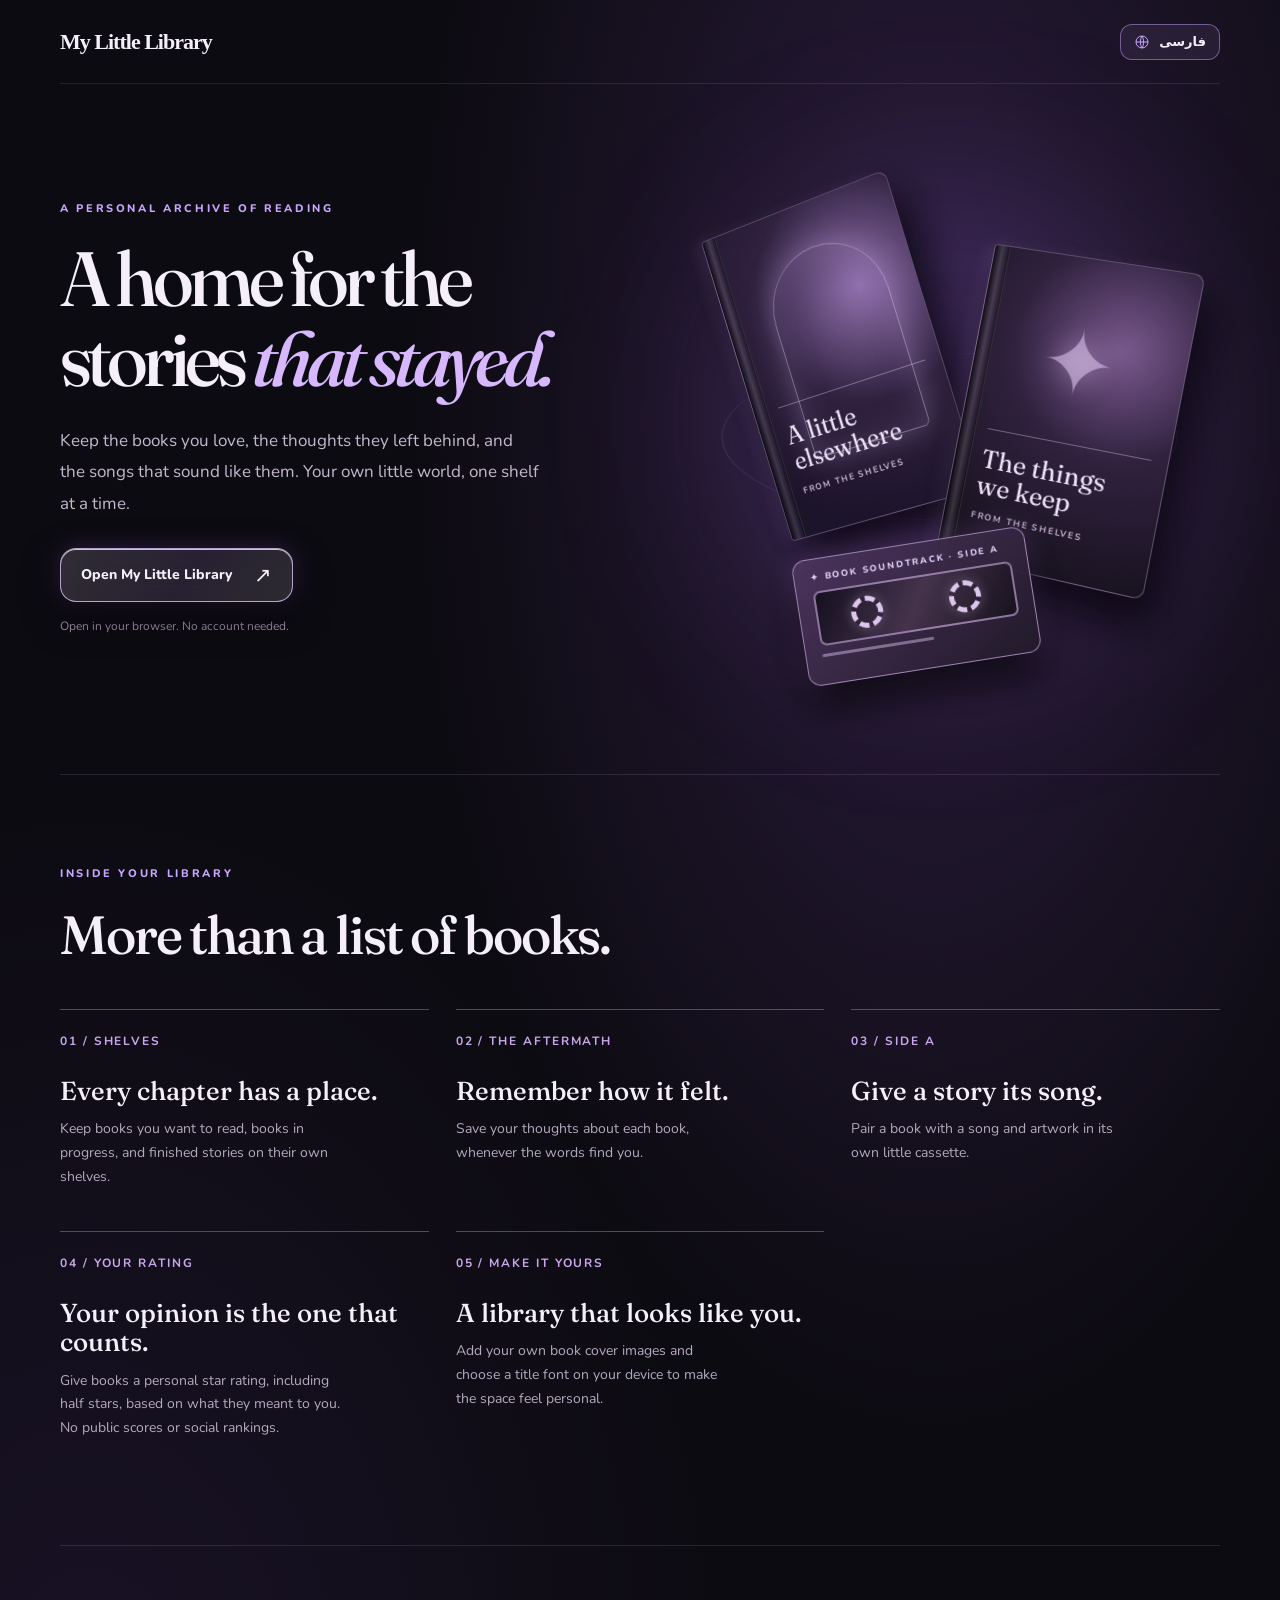
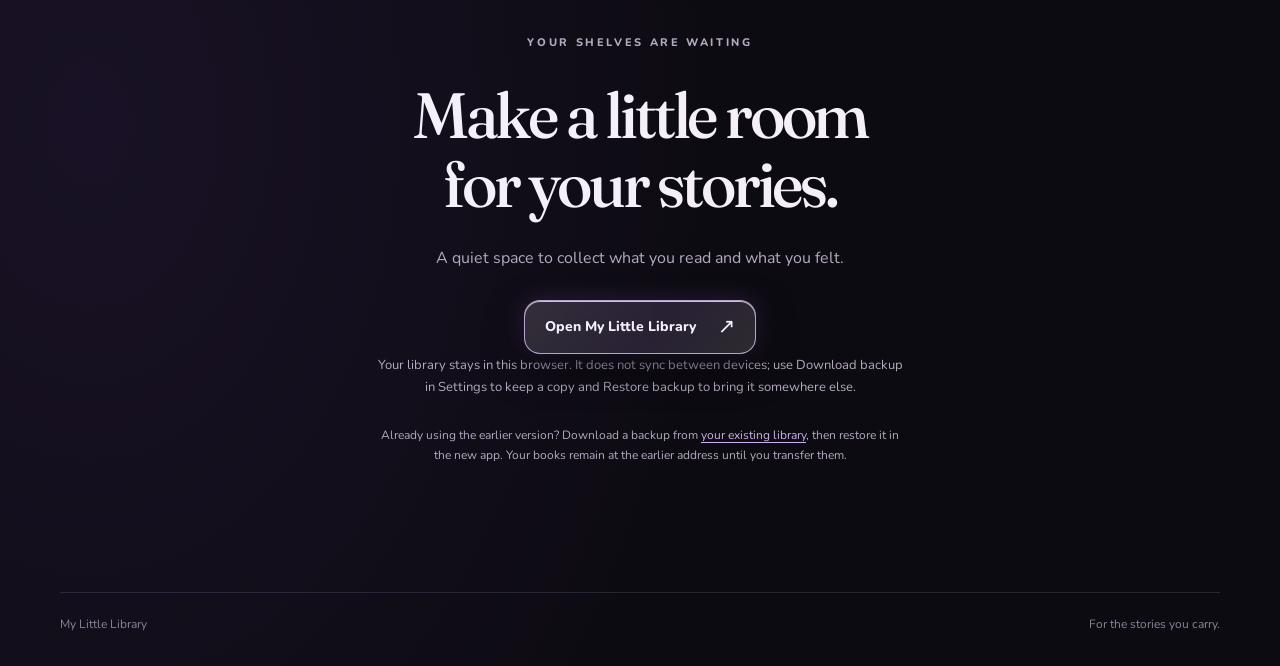
<file: index.html>
<!doctype html>
<html lang="en">
<head>
<meta charset="utf-8">
<meta name="viewport" content="width=device-width,initial-scale=1,viewport-fit=cover">
<meta name="theme-color" content="#0d0b12">
<meta name="description" content="A personal little library for the books you've read, the songs they sound like, and everything they made you feel.">
<meta property="og:type" content="website">
<meta property="og:title" content="My Little Library — A home for the stories that stayed">
<meta property="og:description" content="Keep your books, notes, and their soundtracks together in your own private little library.">
<title>My Little Library — A home for the stories that stayed</title>
<link rel="icon" href="./app/icon-192.png" type="image/png">
<link rel="preconnect" href="https://fonts.googleapis.com">
<link rel="preconnect" href="https://fonts.gstatic.com" crossorigin>
<link href="https://fonts.googleapis.com/css2?family=Fraunces:SOFT,WONK,opsz,wght@60,1,9..144,400..700&amp;family=Nunito:wght@400..700&amp;family=Vazirmatn:wght@400;500;700;800&amp;display=swap" rel="stylesheet">
<style>
:root{color-scheme:dark;--bg:#0d0b12;--text:#f4eff8;--muted:#b4a9bf;--violet:#c9a7ff;--line:#6a507f}
*{box-sizing:border-box}
html{scroll-behavior:smooth}
body{margin:0;color:var(--text);background:radial-gradient(ellipse at 73% 17%,#2a1c3c 0,transparent 39%),radial-gradient(ellipse at 7% 76%,#191226 0,transparent 37%),var(--bg);font:16px/1.6 Nunito,system-ui,sans-serif;overflow-x:hidden}
a{color:inherit}
.page{width:min(1160px,100% - 44px);margin:auto}
.topbar{height:84px;display:flex;align-items:center;justify-content:space-between;border-bottom:1px solid #b79bd325}
.brand{font:700 22px Georgia,serif;text-decoration:none;letter-spacing:-.045em;white-space:nowrap}
.lang-switch{display:inline-flex;align-items:center;gap:9px;padding:8px 13px;border:1px solid #c9a7ff77;border-radius:12px;background:#c9a7ff16;color:var(--text);font:700 13px Nunito,system-ui,sans-serif;cursor:pointer;backdrop-filter:blur(12px);-webkit-backdrop-filter:blur(12px);transition:background .2s,border-color .2s}.lang-switch:hover{background:#c9a7ff30;border-color:#ddc1ffb0}.lang-switch:focus-visible{outline:2px solid var(--violet);outline-offset:3px}.lang-switch svg{width:16px;height:16px;color:var(--violet)}
.hero{min-height:690px;display:grid;grid-template-columns:minmax(0,1fr) minmax(0,.9fr);align-items:center;gap:40px;padding:54px 0 76px}.hero>*{min-width:0}
.eyebrow{margin:0 0 22px;color:var(--violet);font-size:11px;letter-spacing:.24em;text-transform:uppercase;font-weight:800}
h1,h2,h3,p{margin-top:0}
h1{max-width:700px;font:500 clamp(48px,6vw,91px)/1.04 Fraunces,Georgia,serif;letter-spacing:-.065em;margin-bottom:26px}
h1 em{font-weight:500;color:#d7b8ff}
.lead{max-width:480px;font-size:17px;line-height:1.85;color:#c3b8cd;margin-bottom:29px}
.cta{display:inline-flex;align-items:center;justify-content:center;gap:22px;min-height:54px;padding:12px 20px;border:1px solid #e2c9ffc2;border-radius:16px;background:linear-gradient(125deg,#faf3ff26,#cba9fa24 55%,#fff2);box-shadow:inset 0 1px 0 #fffb,0 14px 37px #0008,0 0 25px #ae78ee35;text-decoration:none;font-size:14px;font-weight:800;backdrop-filter:blur(12px);-webkit-backdrop-filter:blur(12px);transition:transform .25s,box-shadow .25s}
.cta:hover{transform:translateY(-3px);box-shadow:inset 0 1px 0 #fffb,0 18px 40px #0009,0 0 33px #ae78ee7a}.cta:focus-visible,.toplink:focus-visible,.brand:focus-visible{outline:2px solid var(--violet);outline-offset:5px}
.cta span{font-size:21px;font-weight:400;line-height:1}
.free-note{color:#9d91a9;font-size:12px;margin:15px 0 0}
.scene{position:relative;width:100%;max-width:520px;height:560px;isolation:isolate;display:grid;place-items:center;perspective:950px}
.scene:before{content:"";position:absolute;width:450px;height:450px;border-radius:50%;background:#9d60dc35;filter:blur(90px);z-index:-1}
.orbit{position:absolute;width:445px;height:445px;border:1px solid #c9a7ff22;border-radius:50%;transform:rotateX(69deg) rotate(-19deg)}
.book{position:absolute;width:212px;height:323px;border-radius:4px 10px 10px 4px;box-shadow:12px 25px 43px #05020ace,-9px 0 16px #c4a1ea1c;overflow:hidden;transform-style:preserve-3d}
.book:after{content:"";position:absolute;inset:0 auto 0 0;width:15px;background:linear-gradient(90deg,#0009,#fff2,#0004);border-right:1px solid #ffffff22}
.book.back{left:8%;top:11%;transform:rotate(-17deg) rotateY(-17deg);background:radial-gradient(circle at 72% 30%,#9171ae,#30213f 42%,#1c142b 85%);border:1px solid #bea6db55}
.book.back:before{content:"";position:absolute;left:52px;right:30px;top:44px;height:202px;border:1px solid #dac6e77a;border-radius:90px 90px 8px 8px;box-shadow:0 0 30px #bda2d856,inset 0 0 34px #c6a1dc38}
.book.front{right:7%;top:21%;transform:rotate(11deg) rotateY(-13deg);background:radial-gradient(circle at 70% 27%,#79598d,#30213e 40%,#17121e 90%);border:1px solid #ddc5f655}
.book.front:before{content:"✦";position:absolute;top:62px;left:0;width:100%;text-align:center;font:90px/1 Georgia,serif;color:#e4cef58a;text-shadow:0 0 28px #e7c8fa6b}
.book-label{position:absolute;bottom:40px;left:28px;right:16px;border-top:1px solid #f2dbff5c;padding-top:17px;font:400 26px/1.06 Fraunces,Georgia,serif;color:#eee1f7}
.book-label small{display:block;margin-top:10px;font:700 9px Nunito,sans-serif;letter-spacing:.19em;text-transform:uppercase;color:#c9b9d2}
.cassette{position:absolute;width:235px;height:127px;left:21%;bottom:5%;transform:rotate(-9deg);background:linear-gradient(145deg,#4d355eec,#211929f5);border:1px solid #ddbbf69e;border-radius:13px;box-shadow:0 20px 40px #000c,0 0 28px #ad7ed64b;padding:12px 16px}
.cassette small{display:block;font:800 9px Nunito,sans-serif;letter-spacing:.2em;text-transform:uppercase;color:#e5cffa}
.window{height:55px;border:2px solid #c5a4dcaa;border-radius:7px;background:linear-gradient(120deg,#151020,#45334c 50%,#17121d);margin:8px 0;display:flex;align-items:center;justify-content:space-around}
.reel{width:32px;height:32px;border:5px dashed #ddc5ee;border-radius:50%;box-shadow:0 0 12px #ddc5ee44}
.cassette-line{height:3px;width:56%;border-radius:4px;background:#dec3ed75}
.section{border-top:1px solid #b79bd32a;padding:90px 0}
.section h2{font:500 clamp(34px,4.2vw,58px)/1.12 Fraunces,Georgia,serif;letter-spacing:-.04em;margin-bottom:44px}
.features{display:grid;grid-template-columns:repeat(3,minmax(0,1fr));gap:27px}
.feature{min-height:190px;border-top:1px solid #ba9bda66;padding:22px 16px 15px 0}
.feature b{display:block;color:#caa8ee;font-size:12px;letter-spacing:.16em;margin-bottom:26px}
.feature h3{font:500 26px/1.13 Fraunces,Georgia,serif;margin:0 0 11px}
.feature p{color:var(--muted);font-size:14px;line-height:1.7;margin:0;max-width:280px}
.closing{padding:88px 0 98px;text-align:center;border-top:1px solid #b79bd32a}
.closing h2{font:500 clamp(38px,5vw,68px)/1.09 Fraunces,Georgia,serif;letter-spacing:-.05em;margin-bottom:27px}
.closing>p{color:var(--muted);max-width:530px;margin:0 auto 28px}
.privacy{font-size:13px;color:#a99cb4;margin:28px auto 0;max-width:580px;line-height:1.7}
.migration{font-size:12px;color:#9589a0;margin:18px auto 0;max-width:620px;line-height:1.65}.migration a{color:#ccb1ec;text-underline-offset:3px}
footer{display:flex;justify-content:space-between;gap:16px;border-top:1px solid #b79bd32a;padding:22px 0 32px;color:#8e829a;font-size:12px}
html[lang=fa] body{font-family:Vazirmatn,Tahoma,sans-serif}html[lang=fa] :is(h1,h2,h3,.book-label){font-family:Vazirmatn,Tahoma,sans-serif;letter-spacing:0}html[lang=fa] .eyebrow,html[lang=fa] .feature b{letter-spacing:0}html[lang=fa] .hero{direction:ltr}html[lang=fa] .hero-copy{direction:rtl;text-align:right}html[lang=fa] .hero h1{line-height:1.33;font-weight:500}html[lang=fa] .hero h1 em{font-style:normal}html[lang=fa] .section h2,html[lang=fa] .closing h2{line-height:1.45}html[lang=fa] .feature h3{line-height:1.5}html[lang=fa] .feature p{max-width:330px}html[lang=fa] .scene{direction:ltr}html[lang=fa] .book-label{font-size:20px;line-height:1.5}html[lang=fa] .book-label small{font-family:Vazirmatn,Tahoma,sans-serif;letter-spacing:0}html[lang=fa] .cassette small{letter-spacing:0;font-family:Vazirmatn,Tahoma,sans-serif}html[lang=fa] footer{direction:ltr}
@media(max-width:900px) and (min-width:781px){.hero{grid-template-columns:minmax(0,1fr) minmax(0,.8fr);gap:20px}.scene{overflow:hidden}}
@media(max-width:780px){.page{width:calc(100% - 34px);max-width:520px}.topbar{height:68px}.brand{font-size:19px}.hero{min-height:0;grid-template-columns:minmax(0,1fr);gap:4px;padding:65px 0 41px}.hero-copy{text-align:left}h1{font-size:clamp(43px,9.5vw,68px)}.lead{font-size:15px;line-height:1.75}.scene{width:100%;max-width:100%;height:390px;margin:24px 0 0;overflow:hidden;transform:none;perspective:none}.scene:before{width:90%;height:90%;filter:blur(55px)}.orbit{width:90%;height:90%}.book{width:44%;height:270px}.book.back{left:8%;top:7%}.book.front{right:8%;top:17%}.book.back:before{left:18%;right:15%;top:15%;height:60%}.book.front:before{top:20%;font-size:70px}.book-label{left:15%;right:9%;bottom:11%;padding-top:12px;font-size:clamp(16px,5vw,24px)}.book-label small{font-size:8px;letter-spacing:.08em}.cassette{width:56%;height:108px;left:22%;bottom:2%;padding:9px 11px}.cassette small{font-size:8px;letter-spacing:.08em}.window{height:46px;margin:6px 0}.reel{width:27px;height:27px;border-width:4px}.section{padding:63px 0}.section h2{margin-bottom:20px}.features{grid-template-columns:minmax(0,1fr);gap:0}.feature{min-height:0;padding:19px 0 23px}.feature b{margin-bottom:12px}.feature h3{font-size:24px}.closing{padding:68px 0 76px}html[lang=fa] h1{font-size:clamp(38px,8.7vw,58px)}html[lang=fa] .book-label{font-size:clamp(14px,4.2vw,19px)}}
@media(max-width:390px){.scene{height:340px}.book{height:235px}.cassette{height:103px}.brand{font-size:17px}.lang-switch{padding:7px 9px}.cta{max-width:100%;gap:10px;padding-inline:14px}html[lang=fa] .cta{font-size:12px}}
@media(prefers-reduced-motion:reduce){html{scroll-behavior:auto}.cta{transition:none}}
</style>
</head>
<body>
<div class="page">
<header class="topbar" dir="ltr"><a class="brand" href="./">My Little Library</a><button id="languageSwitch" class="lang-switch" type="button" aria-label="Switch to Persian" aria-pressed="false"><svg viewBox="0 0 24 24" fill="none" aria-hidden="true"><circle cx="12" cy="12" r="9" stroke="currentColor" stroke-width="1.5"/><path d="M3 12h18M12 3c3 3 3 15 0 18M12 3c-3 3-3 15 0 18" stroke="currentColor" stroke-width="1.5"/></svg><span>فارسی</span></button></header>
<main>
 <section class="hero" aria-labelledby="hero-title">
  <div class="hero-copy"><p class="eyebrow">A personal archive of reading</p><h1 id="hero-title">A home for the stories <em>that stayed.</em></h1><p class="lead">Keep the books you love, the thoughts they left behind, and the songs that sound like them. Your own little world, one shelf at a time.</p><a class="cta" href="./app/">Open My Little Library <span aria-hidden="true">↗</span></a><p class="free-note">Open in your browser. No account needed.</p></div>
  <div class="scene" aria-hidden="true"><div class="orbit"></div><div class="book back"><div class="book-label">A little<br>elsewhere<small>From the shelves</small></div></div><div class="book front"><div class="book-label">The things<br>we keep<small>From the shelves</small></div></div><div class="cassette"><small>✦ Book soundtrack · Side A</small><div class="window"><span class="reel"></span><span class="reel"></span></div><div class="cassette-line"></div></div></div>
 </section>
 <section class="section" aria-labelledby="inside-title"><p class="eyebrow">Inside your library</p><h2 id="inside-title">More than a list of books.</h2><div class="features"><article class="feature"><b>01 / SHELVES</b><h3>Every chapter has a place.</h3><p>Keep books you want to read, books in progress, and finished stories on their own shelves.</p></article><article class="feature"><b>02 / THE AFTERMATH</b><h3>Remember how it felt.</h3><p>Save your thoughts about each book, whenever the words find you.</p></article><article class="feature"><b>03 / SIDE A</b><h3>Give a story its song.</h3><p>Pair a book with a song and artwork in its own little cassette.</p></article><article class="feature"><b>04 / YOUR RATING</b><h3>Your opinion is the one that counts.</h3><p>Give books a personal star rating, including half stars, based on what they meant to you. No public scores or social rankings.</p></article><article class="feature"><b>05 / MAKE IT YOURS</b><h3>A library that looks like you.</h3><p>Add your own book cover images and choose a title font on your device to make the space feel personal.</p></article></div></section>
 <section class="closing" aria-labelledby="closing-title"><p class="eyebrow">Your shelves are waiting</p><h2 id="closing-title">Make a little room<br>for your stories.</h2><p>A quiet space to collect what you read and what you felt.</p><a class="cta" href="./app/">Open My Little Library <span aria-hidden="true">↗</span></a><p class="privacy">Your library stays in this browser. It does not sync between devices; use Download backup in Settings to keep a copy and Restore backup to bring it somewhere else.</p><p class="migration">Already using the earlier version? Download a backup from <a href="https://my-little-library-ola.olagutkowskiphd.chatgpt.site/">your existing library</a>, then restore it in the new app. Your books remain at the earlier address until you transfer them.</p></section>
</main>
<footer><span>My Little Library</span><span>For the stories you carry.</span></footer>
</div>
<script>
const translations={
 en:{title:"My Little Library — A home for the stories that stayed",description:"A personal little library for the books you've read, the songs they sound like, and everything they made you feel.",eyebrowHero:"A personal archive of reading",heroTitle:"A home for the stories <em>that stayed.</em>",lead:"Keep the books you love, the thoughts they left behind, and the songs that sound like them. Your own little world, one shelf at a time.",cta:"Open My Little Library",freeNote:"Open in your browser. No account needed.",bookBack:"A little<br>elsewhere<small>From the shelves</small>",bookFront:"The things<br>we keep<small>From the shelves</small>",cassette:"✦ Book soundtrack · Side A",eyebrowInside:"Inside your library",insideTitle:"More than a list of books.",feature1Label:"01 / SHELVES",feature1Title:"Every chapter has a place.",feature1Text:"Keep books you want to read, books in progress, and finished stories on their own shelves.",feature2Label:"02 / THE AFTERMATH",feature2Title:"Remember how it felt.",feature2Text:"Save your thoughts about each book, whenever the words find you.",feature3Label:"03 / SIDE A",feature3Title:"Give a story its song.",feature3Text:"Pair a book with a song and artwork in its own little cassette.",feature4Label:"04 / YOUR RATING",feature4Title:"Your opinion is the one that counts.",feature4Text:"Give books a personal star rating, including half stars, based on what they meant to you. No public scores or social rankings.",feature5Label:"05 / MAKE IT YOURS",feature5Title:"A library that looks like you.",feature5Text:"Add your own book cover images and choose a title font on your device to make the space feel personal.",eyebrowClosing:"Your shelves are waiting",closingTitle:"Make a little room<br>for your stories.",closingText:"A quiet space to collect what you read and what you felt.",privacy:"Your library stays in this browser. It does not sync between devices; use Download backup in Settings to keep a copy and Restore backup to bring it somewhere else.",migration:"Already using the earlier version? Download a backup from <a href=\"https://my-little-library-ola.olagutkowskiphd.chatgpt.site/\">your existing library</a>, then restore it in the new app. Your books remain at the earlier address until you transfer them.",footer:"For the stories you carry."},
 fa:{title:"کتابخانهٔ کوچک من | جایی برای داستان‌هایی که می‌مانند",description:"کتاب‌ها، یادداشت‌ها و آهنگ‌هایی را که یادآورشان هستند در کتابخانهٔ شخصی‌ات کنار هم نگه دار.",eyebrowHero:"آرشیو شخصیِ خواندن",heroTitle:"خانه‌ای برای داستان‌هایی <em>که با تو می‌مانند.</em>",lead:"کتاب‌هایی که دوستشان داری، حرف‌هایی که بعد از خواندنشان در دلت مانده و آهنگ‌هایی که یادشان می‌اندازند؛ همه را در دنیای کوچک خودت کنار هم نگه دار.",cta:"ورود به کتابخانهٔ کوچک من",freeNote:"در مرورگر باز می‌شود؛ نیازی به ساخت حساب نیست.",bookBack:"کمی دورتر<small>از میان قفسه‌ها</small>",bookFront:"آنچه<br>نگه می‌داریم<small>از میان قفسه‌ها</small>",cassette:"✦ موسیقی کتاب · روی اول",eyebrowInside:"درون کتابخانهٔ تو",insideTitle:"فراتر از فهرست کتاب‌ها.",feature1Label:"۰۱ / قفسه‌ها",feature1Title:"هر کتاب، جای خودش.",feature1Text:"کتاب‌هایی که می‌خواهی بخوانی، آن‌هایی که در حال خواندنشان هستی و کتاب‌های تمام‌شده را در قفسه‌های جدا نگه دار.",feature2Label:"۰۲ / ردِ داستان",feature2Title:"حسی را که داشتی نگه دار.",feature2Text:"هر وقت خواستی، حرف‌هایت دربارهٔ کتاب را کنارش ثبت کن.",feature3Label:"۰۳ / روی اول",feature3Title:"برای هر داستان یک آهنگ.",feature3Text:"برای هر کتاب، آهنگ و تصویر مخصوصش را در یک کاست کوچک بگذار.",feature4Label:"۰۴ / امتیاز تو",feature4Title:"نظر خودت مهم است.",feature4Text:"بر اساس حسی که خودت از کتاب گرفتی، با ستاره‌ها و حتی نیم‌ستاره به آن امتیاز بده؛ بدون امتیازهای عمومی یا رتبه‌بندی شبکه‌های اجتماعی.",feature5Label:"۰۵ / سلیقهٔ تو",feature5Title:"کتابخانه‌ای به سبک خودت.",feature5Text:"عکس جلد کتاب‌هایت را انتخاب کن و با آپلود فونت دلخواه برای عنوان‌ها، ظاهر کتابخانه‌ات را شخصی‌تر کن.",eyebrowClosing:"قفسه‌ها منتظرند",closingTitle:"برای داستان‌هایت<br>جایی باز کن.",closingText:"گوشه‌ای آرام برای نگه‌داشتن آنچه خواندی و حسی که با تو ماند.",privacy:"کتابخانه‌ات در همین مرورگر ذخیره می‌شود و بین دستگاه‌ها خودکار همگام نمی‌شود. برای نگه‌داشتن یک نسخه، از تنظیمات بک‌آپ بگیر و برای انتقال، آن را در دستگاه دیگر بازیابی کن.",migration:"از نسخهٔ قبلی استفاده می‌کنی؟ از <a href=\"https://my-little-library-ola.olagutkowskiphd.chatgpt.site/\">کتابخانهٔ فعلی‌ات</a> بک‌آپ بگیر و آن را در اپ جدید بازیابی کن. کتاب‌ها تا زمان انتقال در آدرس قبلی باقی می‌مانند.",footer:"برای داستان‌هایی که با تو می‌مانند."}
};
const slots={eyebrowHero:'.hero .eyebrow',heroTitle:'#hero-title',lead:'.lead',cta:'.cta',freeNote:'.free-note',bookBack:'.book.back .book-label',bookFront:'.book.front .book-label',cassette:'.cassette small',eyebrowInside:'.section .eyebrow',insideTitle:'#inside-title',feature1Label:'.feature:nth-child(1) b',feature1Title:'.feature:nth-child(1) h3',feature1Text:'.feature:nth-child(1) p',feature2Label:'.feature:nth-child(2) b',feature2Title:'.feature:nth-child(2) h3',feature2Text:'.feature:nth-child(2) p',feature3Label:'.feature:nth-child(3) b',feature3Title:'.feature:nth-child(3) h3',feature3Text:'.feature:nth-child(3) p',feature4Label:'.feature:nth-child(4) b',feature4Title:'.feature:nth-child(4) h3',feature4Text:'.feature:nth-child(4) p',feature5Label:'.feature:nth-child(5) b',feature5Title:'.feature:nth-child(5) h3',feature5Text:'.feature:nth-child(5) p',eyebrowClosing:'.closing .eyebrow',closingTitle:'#closing-title',closingText:'.closing > p:not(.eyebrow):not(.privacy):not(.migration)',privacy:'.privacy',migration:'.migration',footer:'footer span:last-child'};
function setLanguage(lang){const copy=translations[lang];document.documentElement.lang=lang;document.documentElement.dir=lang==='fa'?'rtl':'ltr';document.title=copy.title;document.querySelector('meta[name="description"]').content=copy.description;document.querySelector('meta[property="og:title"]').content=copy.title;document.querySelector('meta[property="og:description"]').content=copy.description;for(const [key,selector] of Object.entries(slots)){const nodes=document.querySelectorAll(selector);nodes.forEach(node=>{if(key==='cta'){node.firstChild.textContent=copy[key]+' ';}else if(['heroTitle','bookBack','bookFront','closingTitle','migration'].includes(key))node.innerHTML=copy[key];else node.textContent=copy[key]})}const button=document.getElementById('languageSwitch');button.querySelector('span').textContent=lang==='fa'?'English':'فارسی';button.setAttribute('aria-label',lang==='fa'?'Switch to English':'Switch to Persian');button.setAttribute('aria-pressed',String(lang==='fa'));try{localStorage.setItem('little-library-landing-language',lang)}catch{}}
let preferred='en';try{preferred=localStorage.getItem('little-library-landing-language')||(navigator.language.toLowerCase().startsWith('fa')?'fa':'en')}catch{}setLanguage(preferred==='fa'?'fa':'en');document.getElementById('languageSwitch').addEventListener('click',()=>setLanguage(document.documentElement.lang==='fa'?'en':'fa'));
</script>
</body>
</html>
</file>
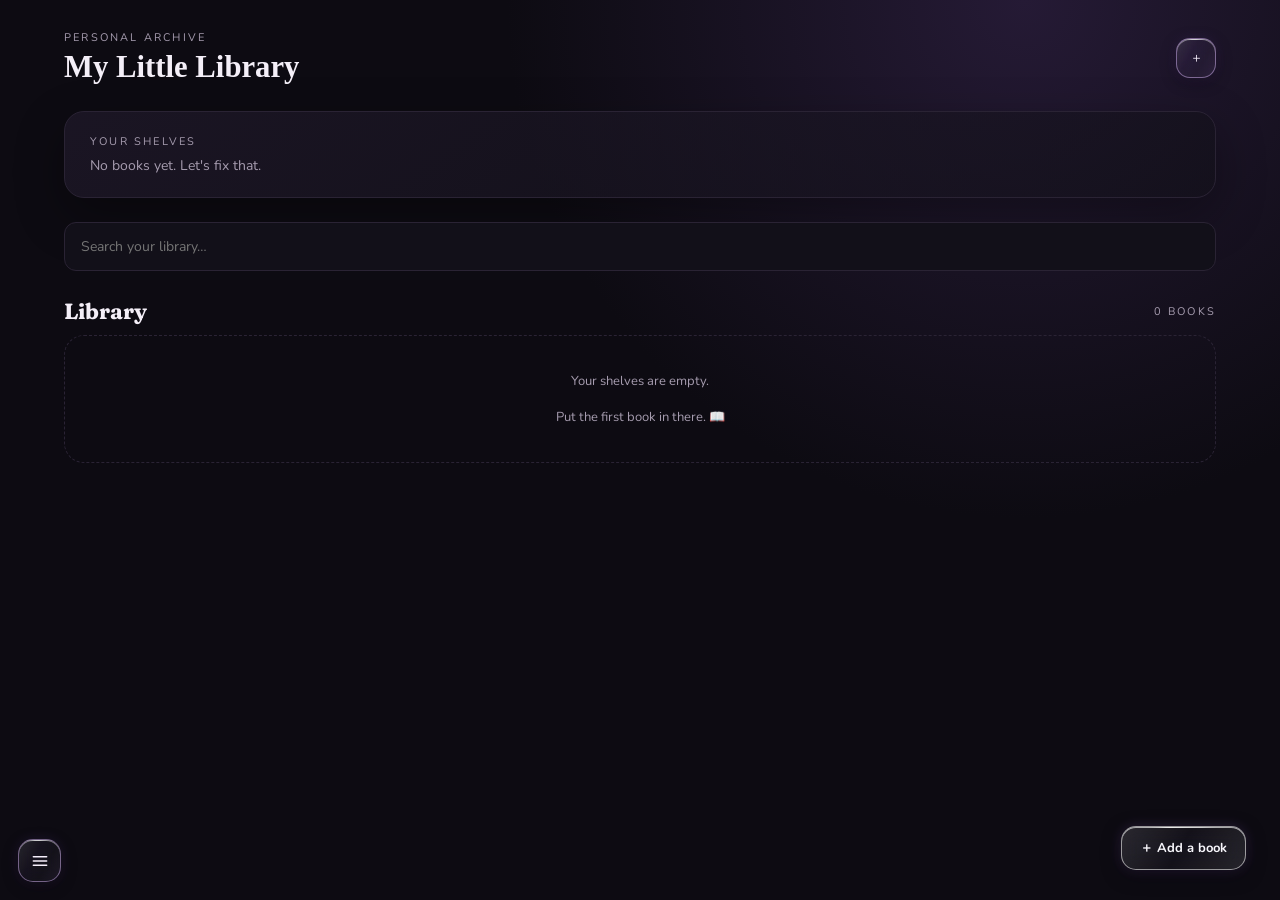
<file: app/index.html>
<!doctype html>
<html lang="en">
<head>
<meta charset="utf-8">
<meta name="viewport" content="width=device-width,initial-scale=1,viewport-fit=cover">
<meta name="theme-color" content="#0d0b12">
<title>My Little Library</title>
<link rel="stylesheet" href="./fonts/fonts.css">
<link rel="manifest" href="./manifest.webmanifest">
<link rel="icon" href="./icon-192.png" type="image/png">
<link rel="apple-touch-icon" href="./icon-192.png">
<style>
:root{
  --bg:#0d0b12; --panel:#15121d; --panel2:#1c1725; --text:#f4eff8;
  --muted:#a69caf; --accent:#c9a7ff; --accent2:#8e6cc8; --line:#2a2334;
  --danger:#e987a8;
}
*{box-sizing:border-box} body{margin:0;background:radial-gradient(circle at 80% 0%,#251a35 0,#0d0b12 38%);color:var(--text);font-family:Nunito,system-ui,-apple-system,BlinkMacSystemFont,"Segoe UI",sans-serif}
button,input,textarea,select{font:inherit} button{cursor:pointer}
.app{max-width:520px;margin:auto;min-height:100vh;padding:22px 18px 100px}
header{display:flex;align-items:center;justify-content:space-between;margin-bottom:24px}
.eyebrow{font-size:11px;letter-spacing:.2em;color:var(--muted);text-transform:uppercase}
h1{font:700 30px Georgia,serif;margin:5px 0 0}
.icon{width:40px;height:40px;border:1px solid var(--line);background:#15121dcc;color:var(--text);border-radius:14px}
.hero{padding:18px 18px 20px;border:1px solid var(--line);border-radius:24px;background:linear-gradient(145deg,#211a2caa,#121019aa);box-shadow:0 18px 50px #0005;margin-bottom:26px}
.hero p{margin:7px 0 0;color:var(--muted);font-size:14px}
.sectionHead{display:flex;justify-content:space-between;align-items:center;margin:22px 0 13px}
.sectionHead h2{font:700 21px Fraunces,Georgia,serif;margin:0}
.search{width:100%;padding:13px 15px;border-radius:15px;border:1px solid var(--line);background:#121019;color:var(--text);outline:none}
.search:focus{border-color:var(--accent2)}
.grid{display:grid;grid-template-columns:repeat(3,1fr);gap:14px}
.book{position:relative;min-width:0}
.cover{aspect-ratio:2/3;border-radius:9px;overflow:hidden;background:linear-gradient(145deg,#31253d,#17131d);border:1px solid #ffffff12;box-shadow:0 10px 22px #0007;transition:.18s transform,.18s box-shadow}
.book:active .cover{transform:scale(.97)}
.book .cover{box-shadow:0 10px 22px #0007,0 0 0 1px #c9a7ff18,0 0 15px #a477df19}
.book:hover .cover,.book:focus-visible .cover{box-shadow:0 12px 26px #0008,0 0 0 1px #c9a7ff88,0 0 23px #ad80ee66;transform:translateY(-2px)}
.book{cursor:pointer}.book:focus-visible{outline:2px solid var(--accent);outline-offset:5px;border-radius:9px}
.cover img{width:100%;height:100%;object-fit:cover;display:block}
.coverPlaceholder{height:100%;padding:12px;display:flex;align-items:flex-end;font:700 16px Fraunces,Georgia,serif}
.bookTitle{font-size:12px;line-height:1.25;margin-top:8px;white-space:nowrap;overflow:hidden;text-overflow:ellipsis}
.bookAuthor{font-size:10px;color:var(--muted);margin-top:3px;white-space:nowrap;overflow:hidden;text-overflow:ellipsis}
.empty{padding:36px 18px;text-align:center;color:var(--muted);border:1px dashed var(--line);border-radius:20px}
.fab{position:fixed;bottom:24px;left:50%;transform:translateX(-50%);border:0;border-radius:18px;padding:15px 22px;background:var(--accent);color:#171020;font-weight:800;box-shadow:0 12px 35px #0009}
.modal{position:fixed;inset:0;background:#050408cc;backdrop-filter:blur(12px);display:none;align-items:flex-end;justify-content:center;z-index:10}
.modal.open{display:flex}
.sheet{width:min(520px,100%);max-height:92vh;overflow:auto;background:#121019;border:1px solid var(--line);border-radius:28px 28px 0 0;padding:20px 18px 28px;box-shadow:0 -20px 70px #000b}
.sheetTop{display:flex;justify-content:space-between;align-items:center;margin-bottom:16px}
.sheet h2{font:700 25px Fraunces,Georgia,serif;margin:0}
.close{background:#211b29;border:1px solid var(--line);color:var(--text);width:38px;height:38px;border-radius:13px}
.detail{display:grid;grid-template-columns:120px 1fr;gap:18px}
.detail .cover{width:120px}
.meta h3{margin:0 0 5px;font:700 22px Fraunces,Georgia,serif}
.meta p{margin:0 0 12px;color:var(--muted);font-size:13px}
.statusEditor{margin-top:16px}.statusEditor label{margin:0 0 7px}.statusEditor select{width:100%}.badge{display:inline-block;padding:6px 9px;border-radius:10px;background:#251e30;color:var(--accent);font-size:11px}
.note{margin-top:20px;padding:17px;border-radius:18px;background:#191521;border:1px solid var(--line)}.noteEditable{cursor:pointer;transition:border-color .2s,background .2s}.noteEditable:hover,.noteEditable:focus-visible{border-color:#8e6cc8;background:#211a2b;outline:none}.noteEditable .noteLabel{display:flex;align-items:center;justify-content:space-between}.noteHint{font:18px/1 Nunito,sans-serif;color:var(--accent);letter-spacing:0}
.noteLabel{font-size:10px;letter-spacing:.15em;color:var(--muted);text-transform:uppercase}
.noteText{font:16px/1.6 Fraunces,Georgia,serif;margin-top:8px;white-space:pre-wrap}
.stars{color:#ffd36a;letter-spacing:2px}
label{display:block;font-size:12px;color:var(--muted);margin:14px 0 7px}
input,textarea,select{width:100%;border:1px solid var(--line);background:#0e0c13;color:var(--text);border-radius:13px;padding:12px;outline:none}
textarea{min-height:120px;resize:vertical}
.row{display:grid;grid-template-columns:1fr 1fr;gap:12px}
.primary{width:100%;margin-top:18px;padding:14px;border:0;border-radius:14px;background:var(--accent);color:#171020;font-weight:800}
.secondary{width:100%;margin-top:10px;padding:12px;border:1px solid var(--line);border-radius:14px;background:#17131e;color:var(--text)}
.file{padding:12px;border:1px dashed #51455e;border-radius:13px}
.shelf{margin:24px 0 30px}.shelf .sectionHead{margin-bottom:13px}.shelfControls{display:flex;align-items:center;gap:10px}.shelfToggle{width:33px;height:33px;display:grid;place-items:center;border:1px solid #70558d;border-radius:11px;background:#251e30;color:var(--accent);transition:background .25s,border-color .25s}.shelfToggle:hover,.shelfToggle:focus-visible{background:#382a49;border-color:var(--accent)}.shelfToggle svg{width:15px;height:15px;transition:transform .48s ease}.shelf.collapsed .shelfToggle svg{transform:rotate(180deg)}.shelfBody{display:grid;grid-template-rows:1fr;transition:grid-template-rows .52s cubic-bezier(.22,1,.36,1),opacity .42s ease;opacity:1}.shelf.collapsed .shelfBody{grid-template-rows:0fr;opacity:0}.shelfInner{min-height:0;overflow:hidden}@media(prefers-reduced-motion:reduce){.shelfBody,.shelfToggle svg{transition:none}}.shelfCount{color:var(--muted);font-size:12px}.shelfEmpty{color:var(--muted);font-size:12px;padding:12px 0}
.cassette{margin-top:19px;padding:16px;border:1px solid #70558d;border-radius:17px;background:linear-gradient(145deg,#312341,#1b1624);box-shadow:0 10px 25px #0005,0 0 18px #ab7de51c}
.cassetteTop{display:flex;justify-content:space-between;gap:10px;color:var(--accent);font-size:10px;letter-spacing:.16em;text-transform:uppercase}.cassetteWindow{display:flex;justify-content:space-around;align-items:center;height:66px;margin:12px 0;border-radius:10px;background:#0e0c13;border:2px solid var(--cassette-detail,#7a6094)}.reel{width:35px;height:35px;border:6px dashed var(--cassette-detail,#a68abc);border-radius:50%;box-shadow:inset 0 0 0 4px var(--cassette-detail-inner,#372944)}.cassetteWindow{position:relative;overflow:hidden;isolation:isolate}.cassetteArt{position:absolute;inset:0;width:100%;height:100%;object-fit:cover;opacity:.28;z-index:0}.cassetteWindow .reel{position:relative;z-index:1}.reel{animation:reelTurn 4s linear infinite;animation-play-state:paused}.cassette.hasSong .reel{animation-play-state:running}@keyframes reelTurn{to{transform:rotate(360deg)}}@media(prefers-reduced-motion:reduce){.reel{animation:none}}
.cassetteTitle{font:700 16px Fraunces,Georgia,serif;overflow-wrap:anywhere}.cassetteArtist{font-size:12px;color:var(--muted);margin-top:3px;overflow-wrap:anywhere}.cassette a{color:var(--accent);display:inline-block;margin-top:9px;font-size:12px}
.removeArt{display:flex;align-items:center;gap:8px}.removeArt input{width:auto}
.statusTrigger{width:100%;display:flex;justify-content:space-between;align-items:center;gap:8px;text-align:left;border:1px solid #574469;background:#21192c;color:var(--text);border-radius:11px;padding:9px 10px;font-size:12px}.statusTrigger:focus-visible,.statusChoice:focus-visible{outline:2px solid var(--accent);outline-offset:2px}.statusChevron{width:14px;height:14px;flex:none;color:var(--accent);transition:transform .65s ease}.statusEditor.open .statusChevron{transform:rotate(180deg)}.statusMenu{max-height:0;opacity:0;transform:translateY(-8px);overflow:hidden;visibility:hidden;pointer-events:none;transition:max-height .72s ease,opacity .65s ease,transform .72s ease,visibility 0s linear .72s}.statusEditor.open .statusMenu{max-height:110px;opacity:1;transform:translateY(0);visibility:visible;pointer-events:auto;transition:max-height .72s ease,opacity .65s ease,transform .72s ease,visibility 0s}.statusChoices{display:grid;gap:4px;padding-top:6px}.statusChoice{width:100%;border:1px solid var(--line);border-radius:10px;background:#1b1524;color:var(--text);text-align:left;padding:8px 10px;font-size:11px}.statusChoice:hover{background:#30233e;border-color:#70558d}@media(prefers-reduced-motion:reduce){.statusMenu,.statusChevron{transition:none}}
/* Compact reading layout */
body{font-size:13px}
.app{padding:18px 16px 84px}
header{margin-bottom:18px}h1{font-size:26px}
.hero{padding:15px 16px;margin-bottom:20px;border-radius:20px}.hero p{font-size:12px}
.sectionHead{margin:18px 0 10px}.sectionHead h2{font-size:18px}
.search{padding:10px 12px;border-radius:12px;font-size:12px}
.grid{gap:12px}.bookTitle{font-size:11px;margin-top:6px}.bookAuthor{font-size:10px}
.shelf{margin:18px 0 22px}.shelf .sectionHead{margin-bottom:10px}
.fab{padding:12px 18px;border-radius:15px;font-size:13px}
.sheet{padding:16px 15px 22px;border-radius:24px 24px 0 0}.sheetTop{margin-bottom:12px}.sheet h2{font-size:21px}
.detail{grid-template-columns:100px minmax(0,1fr);gap:13px}.detail .cover{width:100px}
.meta h3{font-size:18px;line-height:1.15;margin-bottom:4px;overflow-wrap:anywhere}.meta p{font-size:11px;margin-bottom:8px}
.statusEditor{margin-top:9px}.statusEditor label{margin-bottom:5px}
label{font-size:11px;margin:11px 0 6px}input,textarea,select{padding:10px;border-radius:11px;font-size:12px}
.note{margin-top:14px;padding:13px;border-radius:15px}.noteText{font-size:13px;line-height:1.55;margin-top:6px}
.cassette{margin-top:14px;padding:13px;border-radius:15px}.cassetteWindow{height:58px;margin:9px 0}.reel{width:31px;height:31px;border-width:5px}.cassetteTitle{font-size:14px}.cassetteArtist,.cassette a{font-size:11px}
.primary{margin-top:14px;padding:11px;font-size:12px}.secondary{margin-top:8px;padding:10px;font-size:12px}
.detailCover{display:block;padding:0;color:var(--text);text-align:left;cursor:pointer}.detailCover:focus-visible,.titleEdit:focus-visible{outline:2px solid var(--accent);outline-offset:3px}.detailCover .coverPlaceholder{width:100%}.metaTitle{display:flex;align-items:flex-start;gap:5px}.metaTitle h3{min-width:0}.titleEdit{flex:none;border:0;background:transparent;color:var(--accent);padding:2px 4px;font-size:15px;line-height:1;cursor:pointer}.coverViewer{width:min(520px,100%);height:100%;display:flex;flex-direction:column;align-items:center;justify-content:center;padding:28px 18px 38px;position:relative}.coverViewer .close{position:absolute;top:max(18px,env(safe-area-inset-top));right:18px}.coverViewer img{display:block;max-width:100%;max-height:76vh;object-fit:contain;border-radius:8px;box-shadow:0 20px 55px #000b}.coverEdit{display:flex;align-items:center;gap:7px;margin-top:16px;padding:9px 12px;border:1px solid #70558d;border-radius:12px;background:#21192c;color:var(--accent);font-size:12px}
.book{-webkit-touch-callout:none}.book img{-webkit-user-drag:none;user-select:none}.book.dragSource{opacity:.28;outline:1px dashed #bb91ed;outline-offset:4px}.dragGhost{position:fixed;z-index:40;pointer-events:none;margin:0;opacity:.96;filter:drop-shadow(0 15px 25px #07040dbb);transition:transform .09s ease-out;will-change:transform}.dragGhost::after{content:"";position:absolute;inset:9% -12% -10%;z-index:-1;background:radial-gradient(ellipse at 42% 46%,#bb8cff88 0%,#a979e755 38%,transparent 73%);filter:blur(18px);transform:translate(-18px,12px) scale(1.15);animation:dragVeil 1s ease-in-out infinite alternate}.dragGhost .cover{box-shadow:0 0 0 1px #d8b8ff,0 0 27px #b983ffb0,0 16px 30px #0009}.dragGhost .bookTitle,.dragGhost .bookAuthor{opacity:.8}@keyframes dragVeil{to{opacity:.6;transform:translate(-27px,18px) scale(1.3)}}body.dragActive{user-select:none}.shelf.dragTarget>.sectionHead h2{color:var(--accent);text-shadow:0 0 12px #b889ff80}.shelf.dragTarget .grid{border-radius:12px;box-shadow:0 0 0 1px #c9a7ff30,0 0 20px #ad80ee22}.grid:empty{min-height:10px}.shelf.dragTarget .grid:empty{min-height:52px}.moveSheet{width:min(370px,calc(100% - 34px));margin:auto auto;max-height:80vh;border-radius:23px;padding:22px;background:linear-gradient(155deg,#2a1e3a,#15111e);text-align:center;box-shadow:0 24px 70px #000c}.moveSymbol{font-size:29px;color:var(--accent);margin:2px 0 10px}.moveSheet h2{font:700 20px Fraunces,Georgia,serif;margin:0 0 8px}.moveSheet p{font-size:12px;line-height:1.5;color:var(--muted);margin:0 0 16px}.moveActions{display:flex;gap:9px}.moveActions button{flex:1;margin:0}.moveActions .primary{width:auto}.moveActions .secondary{width:auto}@media(prefers-reduced-motion:reduce){.dragGhost,.dragGhost::after{transition:none;animation:none}}
.hasLocalDisplayFont .sectionHead h2,.hasLocalDisplayFont .sheet h2,.hasLocalDisplayFont .meta h3,.hasLocalDisplayFont .cassetteTitle,.hasLocalDisplayFont .moveSheet h2{font-family:EloraLocal,Fraunces,Georgia,serif}
.settingsFab{position:fixed;z-index:5;left:max(18px,env(safe-area-inset-left));bottom:calc(23px + env(safe-area-inset-bottom));width:43px;height:43px;display:grid;place-items:center;border:1px solid #614c77;border-radius:15px;background:#211a2bcc;color:var(--accent);box-shadow:0 10px 28px #0008,0 0 15px #a477df25;backdrop-filter:blur(12px)}.settingsFab svg{width:20px;height:20px}.settingsFab:focus-visible,.settingsBack:focus-visible,.settingsRow:focus-visible{outline:2px solid var(--accent);outline-offset:3px}.settingsPanel{position:fixed;inset:0;z-index:30;background:#0d0b12;opacity:0;visibility:hidden;transform:translateY(100%);transition:transform .52s cubic-bezier(.22,1,.36,1),opacity .4s ease,visibility 0s linear .52s}.settingsPanel.open{opacity:1;visibility:visible;transform:translateY(0);transition:transform .52s cubic-bezier(.22,1,.36,1),opacity .4s ease,visibility 0s}.settingsPage{max-width:520px;height:100%;margin:auto;overflow:auto;padding:calc(22px + env(safe-area-inset-top)) 18px calc(36px + env(safe-area-inset-bottom));background:radial-gradient(circle at 80% 0%,#281d39 0,#0d0b12 43%)}.settingsHeader{justify-content:flex-start;gap:14px;margin-bottom:13px}.settingsBack{width:39px;height:39px;display:grid;place-items:center;border:1px solid var(--line);border-radius:13px;background:#211a2b;color:var(--accent)}.settingsBack svg{width:18px;height:18px}.settingsTitle{font:700 23px Fraunces,Georgia,serif;margin:2px 0 0}.hasLocalDisplayFont .settingsTitle{font-family:EloraLocal,Fraunces,Georgia,serif}.settingsIntro{color:var(--muted);font-size:12px;margin:0 0 26px;line-height:1.5}.settingsGroup{margin:0 0 25px}.settingsGroup h3{font:700 16px Fraunces,Georgia,serif;margin:0 0 10px;color:var(--accent)}.settingsRow{width:100%;display:flex;align-items:center;gap:12px;margin-bottom:8px;padding:12px;border:1px solid #332a40;border-radius:17px;background:linear-gradient(140deg,#21192b,#16121e);color:var(--text);text-align:left;transition:background .2s,border-color .2s,transform .2s}.settingsRow:hover{background:#2a2035;border-color:#795c9a;transform:translateY(-1px)}.settingsRowIcon{flex:none;width:36px;height:36px;display:grid;place-items:center;border-radius:11px;background:#332442;color:var(--accent);font-size:21px;line-height:1}.settingsFontIcon{font:700 14px Fraunces,Georgia,serif}.settingsRowText{display:flex;flex:1;min-width:0;flex-direction:column;gap:3px}.settingsRowText strong{font-size:12px;font-weight:700}.settingsRowText small{font-size:10px;line-height:1.35;color:var(--muted)}.settingsArrow{font-size:23px;line-height:1;color:#9176ac}.settingsFoot{margin:30px 0 0;color:var(--muted);font-size:10px;text-align:center}@media(prefers-reduced-motion:reduce){.settingsPanel,.settingsRow{transition:none}}
.addControls{display:grid;grid-template-columns:minmax(0,1fr) minmax(0,1fr);gap:12px}.addControls .statusEditor{margin-top:0}.ratingControl{display:flex;align-items:center;gap:4px;min-height:38px}.starPicker{display:flex;align-items:center;gap:2px;touch-action:none;cursor:pointer;user-select:none;-webkit-user-select:none;outline:none}.starPicker:focus-visible{outline:2px solid var(--accent);outline-offset:2px;border-radius:8px}.starGlyph{width:26px;display:inline-block;text-align:center;font:700 27px/1 system-ui,sans-serif;color:transparent;-webkit-text-stroke:1px #aa98b8;background:linear-gradient(90deg,#ffd36a var(--fill,0%),transparent var(--fill,0%));background-clip:text;-webkit-background-clip:text;-webkit-text-fill-color:transparent}.ratingClear{width:24px;height:27px;padding:0;border:0;background:transparent;color:var(--muted);font-size:16px}.ratingClear:hover{color:var(--accent)}.starDisplay{display:inline-flex;gap:2px;vertical-align:middle}.starDisplay .starGlyph{width:16px;font-size:17px}@media(max-width:380px){.addControls{grid-template-columns:1fr}}
@media(min-width:460px){.grid{grid-template-columns:repeat(4,1fr)}}
/* Clear, polished glass with a soft purple edge. */
:is(.icon,.fab,.settingsFab,.settingsBack,.settingsRow,.close,.primary,.secondary,.shelfToggle,.statusTrigger,.statusChoice,.coverEdit,.ratingClear){
  position:relative;
  -webkit-backdrop-filter:blur(9px) saturate(125%);
  backdrop-filter:blur(9px) saturate(125%);
  background:linear-gradient(120deg,#ffffff1c 0%,#c9a7ff0d 38%,#ffffff08 65%,#c9a7ff17 100%);
  border:1px solid #d9b8f97a;
  color:#f5eefb;
  box-shadow:inset 0 1px 0 #ffffff67,0 4px 15px #09051170,0 0 14px #ab79ec20;
  text-shadow:none;
  transition:background .35s ease,border-color .35s ease,box-shadow .35s ease,filter .35s ease,scale .35s ease;
}
:is(.icon,.fab,.settingsFab,.settingsBack,.settingsRow,.close,.primary,.secondary,.shelfToggle,.statusTrigger,.statusChoice,.coverEdit,.ratingClear)::before{
  content:"";position:absolute;left:12%;right:12%;top:0;height:1px;border-radius:50%;
  background:linear-gradient(90deg,transparent,#ffffffc4 35%,#fff7 70%,transparent);pointer-events:none;
}
:is(.icon,.fab,.settingsFab,.settingsBack,.settingsRow,.close,.primary,.secondary,.shelfToggle,.statusTrigger,.statusChoice,.coverEdit,.ratingClear):hover{
  background:linear-gradient(120deg,#ffffff2b,#c9a7ff1d 42%,#ffffff0c 72%,#c9a7ff25);
  border-color:#eedcffb8;
  box-shadow:inset 0 1px 0 #ffffffa3,0 6px 18px #09051188,0 0 22px #b684f05c;
}
:is(.icon,.fab,.settingsFab,.settingsBack,.settingsRow,.close,.primary,.secondary,.shelfToggle,.statusTrigger,.statusChoice,.coverEdit,.ratingClear):active{
  scale:.985;filter:brightness(1.12);
  box-shadow:inset 0 1px 0 #ffffff8a,0 0 16px #b684f04d;
}
:is(.icon,.fab,.settingsFab,.settingsBack,.settingsRow,.close,.primary,.secondary,.shelfToggle,.statusTrigger,.statusChoice,.coverEdit,.ratingClear):focus-visible{outline:2px solid #d9b7ff;outline-offset:3px}
.fab,.primary{background:linear-gradient(120deg,#d8b6f947,#b687e837 55%,#d7b5f72a);border-color:#ead4ffb5;color:#fffaff;box-shadow:inset 0 1px 0 #ffffff9e,0 5px 18px #09051188,0 0 19px #af76f545}
.settingsRowIcon{background:#c9a7ff1b;border:1px solid #d8b8fc45;box-shadow:none}
@media(prefers-reduced-motion:reduce){:is(.icon,.fab,.settingsFab,.settingsBack,.settingsRow,.close,.primary,.secondary,.shelfToggle,.statusTrigger,.statusChoice,.coverEdit,.ratingClear){transition:none}}
/* Keep both floating actions on the viewport, with room for phone safe areas. */
.fab{position:fixed;z-index:6;left:50%;bottom:calc(18px + env(safe-area-inset-bottom,0px));transform:translateX(-50%);white-space:nowrap;background:linear-gradient(120deg,#ffffff20,#ffffff08 48%,#ffffff1b);border-color:#ffffff8c;color:#f8f7fb;box-shadow:inset 0 1px 0 #ffffff9c,0 5px 18px #09051188,0 0 13px #b684f02e}
.fab:hover{background:linear-gradient(120deg,#ffffff35,#ffffff12 48%,#ffffff2b);border-color:#ffffffbf;box-shadow:inset 0 1px 0 #ffffffc4,0 6px 18px #09051188,0 0 18px #b684f040}
.settingsFab{position:fixed;z-index:6;left:calc(18px + env(safe-area-inset-left,0px));bottom:calc(18px + env(safe-area-inset-bottom,0px));width:43px;height:43px}
/* The title edit action stays a pencil, without a glass button around it. */
.titleEdit,.titleEdit:hover,.titleEdit:active{background:transparent;border:0;box-shadow:none;backdrop-filter:none;-webkit-backdrop-filter:none;text-shadow:none;color:var(--accent)}
.titleEdit:focus-visible{outline:2px solid var(--accent);outline-offset:2px;border-radius:4px}

[hidden]{display:none!important}body.saving button,body.saving .noteEditable,body.saving .book{pointer-events:none;opacity:.7}button:disabled{opacity:.5;cursor:default}

.connectionNotice{margin:0 0 16px;padding:11px 13px;border:1px solid #a477df33;border-radius:14px;background:#21192b80;color:var(--muted);font-size:11px;line-height:1.6;overflow-wrap:anywhere}.connectionNotice strong{display:block;color:var(--accent);font-size:12px;font-weight:600}.connectionPill{display:inline-flex;align-items:center;gap:6px;font-size:10px;color:var(--muted);margin-top:7px}.connectionPill::before{content:"";width:5px;height:5px;border-radius:50%;background:#baa1d8}.connectionNotice.flash{animation:connectionPulse .7s ease}@keyframes connectionPulse{50%{border-color:#a477df99}}.onlineUnavailable{opacity:.5}[data-requires-online][aria-disabled="true"]{cursor:not-allowed}@media(prefers-reduced-motion:reduce){.connectionNotice.flash{animation:none}}

.aboutPanel summary{list-style:none;cursor:pointer}.aboutPanel summary::-webkit-details-marker{display:none}.aboutPanel[open] .settingsArrow{transform:rotate(90deg)}.aboutContent{padding:3px 14px 15px;border:1px solid #332a40;border-radius:15px;background:#16121e}.aboutContent .settingsFoot{text-align:left;margin:13px 0;font-size:11px;line-height:1.6;overflow-wrap:anywhere}.aboutIntro{color:var(--muted);font-size:12px;line-height:1.6}.aboutPanel[open] .aboutContent{animation:aboutIn .4s ease}@keyframes aboutIn{from{opacity:0;transform:translateY(-6px)}to{opacity:1;transform:translateY(0)}}
.cassetteFlip{margin-top:14px;perspective:1100px;touch-action:pan-y;position:relative;outline:none}.cassetteFlip:focus-visible{outline:1px solid var(--accent);outline-offset:5px;border-radius:15px}.cassetteFaces{display:grid;transform-style:preserve-3d;transition:transform .85s cubic-bezier(.22,.7,.22,1)}.cassetteFlip .cassette{grid-area:1/1;margin:0;min-width:0;position:relative;backface-visibility:hidden;-webkit-backface-visibility:hidden}.cassetteSideB{transform:rotateY(180deg);isolation:isolate;overflow:hidden}.cassetteBackdrop{position:absolute;inset:-12px;width:calc(100% + 24px);height:calc(100% + 24px);object-fit:cover;filter:blur(9px);opacity:.55;z-index:-2;pointer-events:none}.cassetteSideB::after{content:"";position:absolute;inset:0;background:linear-gradient(180deg,#0d0b1238,#0d0b12ad);z-index:-1;pointer-events:none}.cassetteSideB .cassetteArt{opacity:.85;filter:none}.cassetteSideB .cassetteTitle,.cassetteSideB .cassetteArtist,.cassetteSideB .cassetteTop,.cassetteSideB a{text-shadow:0 1px 5px #000}.cassetteSideLabel{border:0;border-radius:0;background:none;padding:0;color:inherit;font:inherit;letter-spacing:inherit;text-transform:inherit;cursor:pointer;box-shadow:none}.cassetteSideLabel:focus-visible{outline:1px solid currentColor;outline-offset:4px}.cassetteSwipeHint{display:block;text-align:center;color:var(--muted);font-size:9px;letter-spacing:.08em;margin:7px 0 0;opacity:.65}@media(prefers-reduced-motion:reduce){.cassetteFaces{transition:none}.aboutPanel[open] .aboutContent{animation:none}}

#pdfReaderModal{z-index:30}
/* Local PDF shelf */
.pdfAttach{margin:14px 0;padding:12px;border:1px solid #49375e;border-radius:16px;background:linear-gradient(135deg,#241a33,#17121f)}
.pdfAttachTop{display:flex;align-items:center;gap:10px;min-width:0}
.pdfBadge{flex:0 0 38px;height:42px;border-radius:10px;display:grid;place-items:center;background:#3b2853;color:#e6d2ff;font-size:11px;font-weight:900;letter-spacing:.04em}
.pdfFileInfo{min-width:0;flex:1}
.pdfFileInfo strong,.pdfFileInfo small{display:block;overflow-wrap:anywhere}
.pdfFileInfo strong{font-size:13px}.pdfFileInfo small{font-size:11px;color:var(--muted);margin-top:3px}
.pdfActions{display:flex;gap:8px;align-items:center;flex-wrap:wrap;margin-top:10px}
.pdfActions .primary,.pdfActions .secondary{margin:0;padding:9px 12px;font-size:12px}
.pdfReplace{font-size:12px;color:var(--accent);text-decoration:underline;text-underline-offset:3px;background:transparent;border:0;padding:6px}
.pdfProgressRow{display:flex;justify-content:space-between;gap:8px;color:#d7c3f5;font-size:11px;margin-top:11px}
.pdfProgress{width:100%;height:7px;accent-color:#d68bff;display:block;margin-top:5px;cursor:pointer}
.pdfProgress::-webkit-slider-runnable-track{height:7px;border-radius:99px;background:linear-gradient(to right,#d68bff 0%,#8c5bd0 100%)}
.pdfProgress::-webkit-slider-thumb{margin-top:-4px}
.pdfPreviewEmpty{font-size:12px;color:var(--muted);margin:0}
.pdfHiddenInput{display:none!important}
#pdfReaderModal .sheet{max-width:760px}
.pdfReaderTop{display:flex;align-items:center;justify-content:space-between;gap:10px;margin-bottom:12px}
.pdfReaderName{font-size:13px;color:var(--muted);overflow-wrap:anywhere}
.pdfCanvasWrap{min-height:260px;max-height:65vh;overflow:auto;background:#211a2b;border:1px solid var(--line);border-radius:14px;display:flex;justify-content:center;align-items:flex-start;padding:10px}
#pdfCanvas{display:block;max-width:100%;height:auto;background:white;box-shadow:0 5px 20px #0005}
.pdfReaderControls{display:flex;align-items:center;gap:8px;justify-content:center;flex-wrap:wrap;margin-top:12px}
.pdfReaderControls button{padding:9px 12px}
.pdfPageLabel{font-size:12px;color:var(--muted);min-width:90px;text-align:center}
.pdfReaderError{color:#ffb5ca;font-size:13px;padding:16px}
@media(max-width:420px){.pdfAttach{padding:10px}.pdfActions{gap:6px}.pdfActions .primary,.pdfActions .secondary{padding:8px 10px}}


/* Responsive desktop workspace: retain the compact phone experience, use the full canvas on larger screens. */
@media (min-width: 760px){
  .app{width:100%;max-width:none;margin:0;padding:30px clamp(26px,4vw,72px) 110px}
  header{margin-bottom:26px}
  h1{font-size:clamp(30px,2.4vw,42px)}
  .hero{padding:22px 25px;margin-bottom:24px}
  .hero p{font-size:14px}
  .search{padding:14px 16px;font-size:14px}
  .sectionHead{margin-top:26px}
  .sectionHead h2{font-size:22px}
  .grid{grid-template-columns:repeat(auto-fill,minmax(145px,1fr));gap:clamp(16px,1.8vw,28px)}
  .bookTitle{font-size:13px;margin-top:9px}
  .bookAuthor{font-size:11px}
  .shelf{margin:28px 0 36px}
  .fab{left:auto;right:34px;bottom:30px;transform:none}
  .settingsPage{max-width:920px;padding:34px 40px 48px}
  .modal{align-items:center;padding:24px}
  .sheet{width:min(760px,100%);max-height:calc(100dvh - 48px);border-radius:26px;padding:25px 28px 30px}
  #pdfReaderModal .sheet{width:min(1040px,100%);max-width:1040px}
  .detail{grid-template-columns:150px minmax(0,1fr);gap:24px}
  .detail .cover{width:150px}
}
@media (min-width: 1200px){
  .app{padding-left:clamp(56px,5vw,100px);padding-right:clamp(56px,5vw,100px)}
  .grid{grid-template-columns:repeat(auto-fill,minmax(165px,1fr));gap:26px}
}
/* Tap/click the page to enter an immersive reading view. */
#pdfCanvas{cursor:zoom-in;touch-action:manipulation}
#pdfReaderModal.pdfFullscreen{align-items:stretch;padding:0;background:#08060c}
#pdfReaderModal.pdfFullscreen .sheet{position:relative;width:100%;max-width:none;height:100dvh;max-height:100dvh;border:0;border-radius:0;padding:calc(12px + env(safe-area-inset-top)) 16px calc(12px + env(safe-area-inset-bottom));display:flex;flex-direction:column;overflow:hidden}
#pdfReaderModal.pdfFullscreen .pdfReaderTop{flex:none;margin-bottom:8px}
#pdfReaderModal.pdfFullscreen .pdfCanvasWrap{flex:1;min-height:0;max-height:none;width:100%;align-items:center;padding:12px 54px;border-radius:12px;overflow:auto}
#pdfReaderModal.pdfFullscreen #pdfCanvas{max-width:none;cursor:zoom-out;flex:none}
#pdfReaderModal.pdfFullscreen .pdfReaderControls{flex:none;margin-top:8px}
#pdfReaderModal.pdfFullscreen .pdfProgressRow{flex:none;margin-top:7px}
#pdfReaderModal.pdfFullscreen .pdfProgress{flex:none;margin-bottom:2px}
.pdfFullscreenNav{display:none;position:absolute;z-index:3;top:50%;transform:translateY(-50%);width:42px;height:58px;border:1px solid #c9a7ff55;border-radius:15px;background:#20182dcc;color:#e9dcff;font-size:27px;line-height:1;backdrop-filter:blur(10px);box-shadow:0 6px 24px #0007}
#pdfReaderModal.pdfFullscreen .pdfFullscreenNav{display:grid;place-items:center}
#pdfFullscreenPrev{left:12px}#pdfFullscreenNext{right:12px}
.pdfFullscreenNav:disabled{opacity:.25;cursor:default}
@media(max-width:520px){#pdfReaderModal.pdfFullscreen .pdfCanvasWrap{padding-left:42px;padding-right:42px}.pdfFullscreenNav{width:34px;height:50px;border-radius:12px}}

</style>
</head>
<body>
<div class="app" id="appRoot" inert>
<div id="recoveryBox" class="note" hidden><p id="recoveryMessage"></p><button class="secondary" onclick="downloadRecovery()">Download recovery data</button><button class="secondary" onclick="$('restoreFile').click()">Restore backup</button><button class="secondary" onclick="location.reload()">Retry</button></div>
<header><div><div class="eyebrow">Personal archive</div><h1>My Little Library</h1></div><button class="icon" onclick="openAdd()">＋</button></header>
<div id="connectionNotice" class="connectionNotice" role="status" aria-live="polite" hidden><strong>You’re offline.</strong><span>Your library is still available. External music links need a connection.</span></div>
<section class="hero"><div class="eyebrow">Your shelves</div><p id="summary">No books yet. Let's fix that.</p></section>
<input id="search" class="search" placeholder="Search your library…" aria-label="Search your saved books and authors" oninput="render()">
<div class="sectionHead"><h2>Library</h2><div class="eyebrow" id="count">0 books</div></div>
<div id="shelves"></div>
</div>
<button inert id="settingsFab" class="settingsFab" type="button" aria-label="Open settings" title="Settings" onclick="openSettings()"><svg viewBox="0 0 24 24" fill="none" aria-hidden="true"><path d="M4 7h16M4 12h16M4 17h16" stroke="currentColor" stroke-width="1.8" stroke-linecap="round"/></svg></button>
<button inert id="addFab" class="fab" onclick="openAdd()">＋ Add a book</button>
<section id="settingsPanel" class="settingsPanel" role="dialog" aria-modal="true" aria-labelledby="settingsTitle" aria-hidden="true" inert>
 <div class="settingsPage">
  <header class="settingsHeader"><button id="settingsBack" class="settingsBack" type="button" aria-label="Back to library" onclick="closeSettings()"><svg viewBox="0 0 24 24" fill="none" aria-hidden="true"><path d="m14 5-7 7 7 7" stroke="currentColor" stroke-width="1.9" stroke-linecap="round" stroke-linejoin="round"/></svg></button><div><div class="eyebrow">My Little Library</div><h2 id="settingsTitle" class="settingsTitle">Settings</h2></div></header>
  <p class="settingsIntro">A little place for the things behind your shelves.</p>
  <div class="settingsGroup"><h3>Library data</h3>
   <button class="settingsRow" type="button" onclick="exportLibrary()"><span class="settingsRowIcon" aria-hidden="true">↓</span><span class="settingsRowText"><strong>Download backup</strong><small>Keep a copy of your books and covers</small></span><span class="settingsArrow" aria-hidden="true">›</span></button>
   <button class="settingsRow" type="button" onclick="$('restoreFile').click()"><span class="settingsRowIcon" aria-hidden="true">↑</span><span class="settingsRowText"><strong>Restore backup</strong><small>Bring your saved library onto this device</small></span><span class="settingsArrow" aria-hidden="true">›</span></button>
   <input id="restoreFile" type="file" accept="application/json,.json" hidden onchange="importLibrary(this)">
  </div>
  <div class="settingsGroup"><h3>Appearance</h3>
   <button class="settingsRow" type="button" onclick="$('localFontFile').click()"><span class="settingsRowIcon settingsFontIcon" aria-hidden="true">Aa</span><span class="settingsRowText"><strong>Title font</strong><small>Choose an OTF or TTF font on this device</small></span><span class="settingsArrow" aria-hidden="true">›</span></button>
   <input id="localFontFile" type="file" accept=".otf,.ttf,font/otf,font/ttf" hidden onchange="importTitleFont(this)">
  </div>
  <div class="settingsGroup"><details id="aboutDetails" class="aboutPanel"><summary class="settingsRow"><span class="settingsRowIcon" aria-hidden="true">i</span><span class="settingsRowText"><strong>About</strong><small>App version, offline access &amp; local storage</small></span><span class="settingsArrow" aria-hidden="true">›</span></summary><div class="aboutContent"><p class="aboutIntro">A personal home for your books, notes and soundtracks.</p>  <p id="connectionStatus" class="settingsFoot" role="status">Checking connection…</p><p id="appVersion" class="settingsFoot">App version: cassette-b-1</p><p id="storageStatus" class="settingsFoot">Opening saved library…</p><p id="offlineStatus" class="settingsFoot">Preparing offline files…</p><p class="settingsFoot">Your books and chosen font stay on this device. Keep a backup outside the app.</p></div></details></div>
  <button id="appUpdate" class="secondary" type="button" hidden>Update app</button>
 </div>
</section>

<div id="pdfReaderModal" class="modal" onclick="if(event.target===this)closePdfReader()"><div class="sheet"><button type="button" id="pdfFullscreenPrev" class="pdfFullscreenNav" aria-label="Previous page">‹</button><button type="button" id="pdfFullscreenNext" class="pdfFullscreenNav" aria-label="Next page">›</button><div class="pdfReaderTop"><div><h2 style="margin:0">Reading mode</h2><div id="pdfReaderName" class="pdfReaderName"></div></div><button class="close" type="button" onclick="closePdfReader()">×</button></div><div id="pdfReaderError" class="pdfReaderError" hidden></div><div class="pdfCanvasWrap" id="pdfCanvasWrap"><canvas id="pdfCanvas"></canvas></div><div class="pdfReaderControls"><button type="button" class="secondary" id="pdfPrev">Previous</button><span id="pdfPageLabel" class="pdfPageLabel">Page — / —</span><button type="button" class="secondary" id="pdfNext">Next</button></div><div class="pdfProgressRow"><span>Reading progress</span><span id="pdfReaderProgressText">0 / 0 pages</span></div><input id="pdfReaderProgress" class="pdfProgress" type="range" min="0" max="0" value="0" aria-label="PDF reading progress"></div></div>
<div id="detailModal" class="modal" onclick="if(event.target===this)closeModal('detailModal')"><div class="sheet">
<div class="sheetTop"><h2>Book</h2><button class="close" onclick="closeModal('detailModal')">×</button></div>
<div id="detailContent"></div>
</div></div>

<div id="addModal" class="modal" onclick="if(event.target===this)closeModal('addModal')"><div class="sheet">
<div class="sheetTop"><h2>Add to the shelves</h2><button class="close" onclick="closeModal('addModal')">×</button></div>
<form id="bookForm">
<label>Book cover</label><input class="file" id="cover" type="file" accept="image/*">
<label>PDF book file (optional)</label><input class="file" id="bookPdf" type="file" accept="application/pdf,.pdf">
<div id="addPdfPreview" class="pdfAttach" hidden><div class="pdfAttachTop"><div class="pdfBadge">PDF</div><div class="pdfFileInfo"><strong id="addPdfName"></strong><small id="addPdfSize"></small></div><button class="pdfReplace" type="button" onclick="$('bookPdf').click()">Change</button></div></div>
<div class="row"><div><label>Title</label><input id="title" required></div><div><label>Author</label><input id="author"></div></div>
<div class="addControls"><div id="addStatusEditor" class="statusEditor"><label id="addStatusLabel">Status</label><button id="addStatusTrigger" class="statusTrigger" type="button" aria-labelledby="addStatusLabel addStatusTrigger" aria-expanded="false" aria-controls="addStatusMenu" onclick="toggleAddStatusMenu()"><span id="addStatusText">Want to Read</span><svg class="statusChevron" viewBox="0 0 20 20" fill="none" aria-hidden="true"><path d="m4 7 6 6 6-6" stroke="currentColor" stroke-width="2" stroke-linecap="round" stroke-linejoin="round"/></svg></button><div id="addStatusMenu" class="statusMenu" inert><div id="addStatusChoices" class="statusChoices"></div></div></div><div><label id="addRatingLabel">Rating (optional)</label><div class="ratingControl"><div id="addRatingPicker" class="starPicker" role="slider" tabindex="0" aria-labelledby="addRatingLabel" aria-valuemin="0" aria-valuemax="5" aria-valuenow="0" aria-valuetext="No rating"><span class="starGlyph" aria-hidden="true">★</span><span class="starGlyph" aria-hidden="true">★</span><span class="starGlyph" aria-hidden="true">★</span><span class="starGlyph" aria-hidden="true">★</span><span class="starGlyph" aria-hidden="true">★</span></div><button type="button" class="ratingClear" aria-label="Clear rating" onclick="setAddRating(0)">×</button></div></div></div>
<label>Your note — the place to scream about the book</label><textarea id="note" placeholder="Write whatever this book did to you…"></textarea>
<label>Song title for this book</label><input id="songTitle" placeholder="The song that sounds like this book…">
<label>Artist</label><input id="songArtist" placeholder="Artist name">
<label>Song link (optional)</label><input id="songLink" type="url" placeholder="https://…">
<label>Image for the cassette (optional)</label><input class="file" id="songArt" type="file" accept="image/*">
<button class="primary">Add to library</button>
</form>
</div></div>

<div id="songModal" class="modal" onclick="if(event.target===this)closeModal('songModal')"><div class="sheet">
<div class="sheetTop"><h2>Book soundtrack</h2><button class="close" onclick="closeModal('songModal')">×</button></div>
<form id="songForm"><input id="songBookId" type="hidden">
<label>Song title</label><input id="editSongTitle" placeholder="The song that sounds like this book…">
<label>Artist</label><input id="editSongArtist" placeholder="Artist name">
<label>Song link (optional)</label><input id="editSongLink" type="url" placeholder="https://…">
<label>Image inside the cassette</label><input class="file" id="editSongArt" type="file" accept="image/*">
<label class="removeArt"><input id="removeSongArt" type="checkbox"> Remove current cassette image</label>
<button class="primary">Save soundtrack</button></form></div></div>
<div id="noteModal" class="modal" onclick="if(event.target===this)closeModal('noteModal')"><div class="sheet">
<div class="sheetTop"><h2>Cause of death</h2><button class="close" onclick="closeModal('noteModal')" aria-label="Close editor">×</button></div>
<form id="noteForm"><input id="noteBookId" type="hidden"><label for="editNote">Your thoughts about this book</label><textarea id="editNote" placeholder="Write whatever this book did to you…"></textarea><button class="primary">Save note</button><button type="button" class="secondary" onclick="closeModal('noteModal')">Cancel</button></form>
</div></div>
<div id="titleModal" class="modal" onclick="if(event.target===this)closeModal('titleModal')"><div class="sheet">
<div class="sheetTop"><h2>Edit book</h2><button class="close" onclick="closeModal('titleModal')" aria-label="Close book editor">×</button></div>
<form id="titleForm"><input id="titleBookId" type="hidden"><label for="editTitle">Book title</label><input id="editTitle" required maxlength="300"><label for="editAuthor">Author</label><input id="editAuthor" maxlength="300"><div id="unratedPicker"><label id="ratingPickerLabel">Your rating (optional)</label><div class="ratingControl"><div id="editRatingPicker" class="starPicker" role="slider" tabindex="0" aria-labelledby="ratingPickerLabel" aria-valuemin="0" aria-valuemax="5" aria-valuenow="0" aria-valuetext="No rating"><span class="starGlyph" aria-hidden="true">★</span><span class="starGlyph" aria-hidden="true">★</span><span class="starGlyph" aria-hidden="true">★</span><span class="starGlyph" aria-hidden="true">★</span><span class="starGlyph" aria-hidden="true">★</span></div><button type="button" class="ratingClear" aria-label="Clear rating" onclick="setEditRating(0)">×</button></div></div><button class="primary">Save book</button><button type="button" class="secondary" onclick="closeModal('titleModal')">Cancel</button></form>
</div></div>
<div id="coverModal" class="modal" onclick="if(event.target===this)closeModal('coverModal')"><div class="coverViewer"><button class="close" onclick="closeModal('coverModal')" aria-label="Close cover">×</button><img id="fullCover" alt="Book cover"><button class="coverEdit" type="button" onclick="$('detailCoverFile').click()" aria-label="Change book cover">✎ <span>Change cover</span></button></div></div>
<input id="detailCoverFile" type="file" accept="image/*" hidden onchange="saveCover(this)">
<div id="moveModal" class="modal" role="dialog" aria-modal="true" aria-labelledby="moveTitle"><div class="sheet moveSheet"><div class="moveSymbol" aria-hidden="true">✦</div><h2 id="moveTitle">Move this book?</h2><p id="moveMessage"></p><div class="moveActions"><button class="secondary" type="button" onclick="cancelBookMove()">Keep old shelf</button><button class="primary" type="button" onclick="confirmBookMove()">Move book</button></div></div></div>
<script src="./storage.js"></script>
<script>
const KEY="little-library-v1";
let books=[];
let libraryReady=false;
const $=id=>document.getElementById(id);
async function persistBooks(next,restore=false){document.body.classList.add("saving");try{const saved=await libraryStorage.save(next,{restore});return saved;}finally{document.body.classList.remove("saving");}}
function downloadJSON(value,name){const url=URL.createObjectURL(new Blob([JSON.stringify(value,null,2)],{type:"application/json"}));const a=document.createElement("a");a.href=url;a.download=name;a.click();setTimeout(()=>URL.revokeObjectURL(url),60000)}
async function downloadRecovery(){try{downloadJSON(await libraryStorage.recoveryExport(),"my-little-library-recovery.json")}catch(e){alert("Could not export storage. Try a different browser session without clearing this one.")}}
async function initializeLibrary(){try{books=await libraryStorage.load();libraryReady=true;$("recoveryBox").hidden=true;render();$("storageStatus").textContent=libraryStorage.mode==="indexeddb"?"Saved on this device · original library preserved":"Saved on this device · compact storage fallback";}catch(e){$("recoveryBox").hidden=false;$("recoveryMessage").textContent="Your saved library could not be read. It has not been reset. Download recovery data, then restore a valid backup or retry.";$("shelves").innerHTML="";$("storageStatus").textContent="Library protected until recovery";}finally{$("appRoot").inert=false;$("settingsFab").inert=false;$("addFab").inert=false;$("addFab").disabled=!libraryReady;}}

function esc(s=""){return String(s??"").replace(/[&<>"']/g,m=>({"&":"&amp;","<":"&lt;",">":"&gt;",'"':"&quot;","'":"&#039;"}[m]));}
function stars(n){const value=Math.max(0,Math.min(5,Math.round((Number(n)||0)*2)/2));if(!value)return "";const label=Number.isInteger(value)?`${value} out of 5 stars`:`${Math.floor(value)} and a half out of 5 stars`;return `<span class="starDisplay" role="img" aria-label="${label}">${Array.from({length:5},(_,i)=>`<span class="starGlyph" aria-hidden="true" style="--fill:${Math.max(0,Math.min(1,value-i))*100}%">★</span>`).join("")}</span>`}
const STATUSES=["Want to Read","Currently Reading","Finished"];
let addStatus=STATUSES[0],addRating=0;
const SHELF_KEY="little-library-shelves-v1";
const collapsedShelves=new Set((()=>{try{const saved=JSON.parse(localStorage.getItem(SHELF_KEY)||"[]");return Array.isArray(saved)?saved.filter(i=>Number.isInteger(i)&&i>=0&&i<STATUSES.length):[]}catch{return []}})());
function toggleShelf(index){const shelf=document.querySelector(`[data-shelf="${index}"]`);if(!shelf)return;const collapsed=shelf.classList.toggle("collapsed");if(collapsed)collapsedShelves.add(index);else collapsedShelves.delete(index);try{localStorage.setItem(SHELF_KEY,JSON.stringify([...collapsedShelves]))}catch(e){alert("Could not remember the shelf layout on this device.")}shelf.querySelector(".shelfToggle").setAttribute("aria-expanded",String(!collapsed));shelf.querySelector(".shelfToggle").setAttribute("aria-label",`${collapsed?"Expand":"Collapse"} ${STATUSES[index]} shelf`);shelf.querySelector(".shelfInner").inert=collapsed}
function safeSongLink(value){try{const u=new URL(value);return ["https:","http:"].includes(u.protocol)?u.href:""}catch{return ""}}
async function compressedArt(file){if(!file)return "";if(!file.type.startsWith("image/"))throw Error("Choose an image");const url=URL.createObjectURL(file);try{const img=new Image();img.src=url;await img.decode();const scale=Math.min(1,640/Math.max(img.width,img.height));const canvas=document.createElement("canvas");canvas.width=Math.max(1,Math.round(img.width*scale));canvas.height=Math.max(1,Math.round(img.height*scale));canvas.getContext("2d").drawImage(img,0,0,canvas.width,canvas.height);return canvas.toDataURL("image/jpeg",.72)}finally{URL.revokeObjectURL(url)}}
function bookCard(b){return `<article class="book" data-book-id="${esc(b.id)}" tabindex="0" role="button" aria-label="Open ${esc(b.title)}" onclick="if(!window.bookDragSuppress)openDetail('${b.id}')" onkeydown="if(event.key==='Enter'||event.key===' '){event.preventDefault();openDetail('${b.id}')}"><div class="cover">${b.cover?`<img src="${esc(b.cover)}" alt="">`:`<div class="coverPlaceholder">${esc(b.title)}</div>`}</div><div class="bookTitle">${esc(b.title)}</div><div class="bookAuthor">${esc(b.author||"Unknown author")}</div></article>`}
function render(){
 const q=$("search").value.toLowerCase().trim();
 const list=books.filter(b=>(b.title+" "+b.author).toLowerCase().includes(q));
 $("count").textContent=list.length+" book"+(list.length===1?"":"s");
 $("summary").textContent=books.length?`${books.length} stories live here · ${books.filter(b=>b.status==="Finished").length} finished · ${books.filter(b=>b.status==="Currently Reading").length} in progress`:"No books yet. Let's fix that.";
 $("shelves").innerHTML=list.length?STATUSES.map((status,index)=>{const shelf=list.filter(b=>b.status===status || (status===STATUSES[0]&&!STATUSES.includes(b.status)));const collapsed=collapsedShelves.has(index);return `<section class="shelf ${collapsed?"collapsed":""}" data-shelf="${index}"><div class="sectionHead"><h2 id="shelfTitle${index}">${status}</h2><div class="shelfControls"><span class="shelfCount">${shelf.length}</span><button class="shelfToggle" type="button" aria-label="${collapsed?"Expand":"Collapse"} ${status} shelf" aria-controls="shelfBody${index}" aria-expanded="${!collapsed}" onclick="toggleShelf(${index})"><svg viewBox="0 0 20 20" fill="none" aria-hidden="true"><path d="m4 12 6-6 6 6" stroke="currentColor" stroke-width="2" stroke-linecap="round" stroke-linejoin="round"/></svg></button></div></div><div id="shelfBody${index}" class="shelfBody"><div class="shelfInner" ${collapsed?"inert":""}><div class="grid">${shelf.map(bookCard).join("")}</div>${shelf.length?"":`<div class="shelfEmpty">No books on this shelf yet.</div>`}</div></div></section>`}).join(""):`<div class="empty">${q?"No matching books.":"Your shelves are empty.<br><br>Put the first book in there. 📖"}</div>`;
}
function showSettings(open){const panel=$("settingsPanel");panel.classList.toggle("open",open);panel.inert=!open;panel.setAttribute("aria-hidden",String(!open));$("appRoot").inert=open;$("addFab").inert=open;$("settingsFab").inert=open;document.body.style.overflow=open?"hidden":"";(open?$("settingsBack"):$("settingsFab")).focus()}
function openSettings(){if($("settingsPanel").classList.contains("open"))return;history.pushState({littleLibrarySettings:true},"",location.href);showSettings(true)}
function closeSettings(){if(history.state?.littleLibrarySettings)history.back();else showSettings(false)}
window.addEventListener("popstate",()=>{if($("settingsPanel").classList.contains("open"))showSettings(false)});
document.addEventListener("keydown",e=>{if(e.key==="Escape"&&$("settingsPanel").classList.contains("open"))closeSettings()});
function renderAddStatusMenu(){$("addStatusText").textContent=addStatus;$("addStatusChoices").innerHTML=STATUSES.filter(status=>status!==addStatus).map(status=>`<button type="button" class="statusChoice" onclick="chooseAddStatus('${status}')">${status}</button>`).join("")}
function toggleAddStatusMenu(force){const editor=$("addStatusEditor"),open=typeof force==="boolean"?force:!editor.classList.contains("open");editor.classList.toggle("open",open);$("addStatusTrigger").setAttribute("aria-expanded",String(open));$("addStatusMenu").inert=!open}
function chooseAddStatus(status){if(!STATUSES.includes(status))return;addStatus=status;toggleAddStatusMenu(false);renderAddStatusMenu()}
function ratingLabel(value){return value===0?"No rating":Number.isInteger(value)?`${value} out of 5 stars`:`${Math.floor(value)} and a half out of 5 stars`}
function paintRating(el,value,preview=false){const normalized=Math.max(0,Math.min(5,value));el.querySelectorAll(".starGlyph").forEach((star,i)=>star.style.setProperty("--fill",`${Math.max(0,Math.min(1,normalized-i))*100}%`));if(!preview){el.setAttribute("aria-valuenow",String(normalized));el.setAttribute("aria-valuetext",ratingLabel(normalized))}}
function ratingAtPointer(el,x){const stars=[...el.querySelectorAll(".starGlyph")];for(let i=0;i<stars.length;i++){const rect=stars[i].getBoundingClientRect();if(x<rect.right)return i+(x<rect.left+rect.width/2 ? .5 : 1)}return 5}
function setupRatingPicker(el,getValue,setValue){let dragging=false;let activePointer=null;el.addEventListener("pointerdown",e=>{e.preventDefault();el.focus();dragging=true;activePointer=e.pointerId;el.setPointerCapture(e.pointerId);setValue(ratingAtPointer(el,e.clientX))});el.addEventListener("pointermove",e=>{if(dragging&&e.pointerId===activePointer)setValue(ratingAtPointer(el,e.clientX));else if(e.pointerType==="mouse")paintRating(el,ratingAtPointer(el,e.clientX),true)});el.addEventListener("pointerup",e=>{if(e.pointerId===activePointer){setValue(ratingAtPointer(el,e.clientX));dragging=false;activePointer=null}});el.addEventListener("pointercancel",()=>{dragging=false;activePointer=null;paintRating(el,getValue())});el.addEventListener("pointerleave",()=>{if(!dragging)paintRating(el,getValue())});el.addEventListener("keydown",e=>{let next=getValue();if(e.key==="ArrowRight"||e.key==="ArrowUp")next+=.5;else if(e.key==="ArrowLeft"||e.key==="ArrowDown")next-=.5;else if(e.key==="Home")next=0;else if(e.key==="End")next=5;else return;e.preventDefault();setValue(Math.max(0,Math.min(5,next)))})}
function setAddRating(n){addRating=n;paintRating($("addRatingPicker"),n)}
setupRatingPicker($("addRatingPicker"),()=>addRating,setAddRating);
setupRatingPicker($("editRatingPicker"),()=>chosenBookRating,setEditRating);
renderAddStatusMenu();
function openAdd(){if(!libraryReady){alert("Restore your library first.");return;} $("addModal").classList.add("open"); }
function closeModal(id){$(id).classList.remove("open");}
$("bookForm").addEventListener("submit",async e=>{
 e.preventDefault();
 const file=$("cover").files[0];
 let cover="",pendingPdfId="";
 try {
 if(file) cover=await compressedArt(file);
 const art=await compressedArt($("songArt").files[0]);
 const pdfFile=$("bookPdf").files[0];
 const pdfTotal=pdfFile?await inspectPdf(pdfFile):0;
 const newBook={id:crypto.randomUUID(),title:$("title").value.trim(),author:$("author").value.trim(),status:addStatus,rating:addRating,note:$("note").value.trim(),songTitle:$("songTitle").value.trim(),songArtist:$("songArtist").value.trim(),songLink:safeSongLink($("songLink").value),songArt:art,cover,created:new Date().toISOString(),pdfName:pdfFile?pdfFile.name:"",pdfSize:pdfFile?pdfFile.size:0,pdfPage:0,pdfTotal};
 const next=[newBook,...books];try{if(pdfFile){pendingPdfId=newBook.id;await libraryStorage.setPDF(newBook.id,pdfFile);}books=await persistBooks(next);e.target.reset();$("addPdfPreview").hidden=true;addStatus=STATUSES[0];setAddRating(0);toggleAddStatusMenu(false);renderAddStatusMenu();closeModal("addModal");render()  }catch(err){if(pendingPdfId)try{await libraryStorage.deletePDF(pendingPdfId)}catch{}alert("Could not save this book or its PDF. Check available device storage; your existing library is unchanged.")}
 }catch(err){alert(`Could not read the selected image or PDF: ${err.message||"choose another file"}. Your existing library is unchanged.`)}
});
function tint(rgb,amount){const base=[16,13,22];return `rgb(${rgb.map((c,i)=>Math.round(c*amount+base[i]*(1-amount))).join(",")})`}
function colorDistance(a,b){return Math.hypot(...a.map((v,i)=>v-b[i]))}
function complementaryAccent(a,b){
 const hueOf=rgb=>{const [r,g,blue]=rgb.map(v=>v/255),max=Math.max(r,g,blue),min=Math.min(r,g,blue),delta=max-min;if(!delta)return 0;const h=max===r?((g-blue)/delta)%6:max===g?(blue-r)/delta+2:(r-g)/delta+4;return (h*60+360)%360};
 const colorAt=h=>{const sat=.86,light=.77,c=(1-Math.abs(2*light-1))*sat,x=c*(1-Math.abs((h/60)%2-1)),m=light-c/2;const [r,g,blue]=h<60?[c,x,0]:h<120?[x,c,0]:h<180?[0,c,x]:h<240?[0,x,c]:h<300?[x,0,c]:[c,0,x];return [r,g,blue].map(v=>Math.round((v+m)*255))};
 const backgrounds=[a.map((v,i)=>v*.55+[16,13,22][i]*.45),b.map((v,i)=>v*.42+[16,13,22][i]*.58)];
 const candidates=[a,b].map(c=>colorAt((hueOf(c)+180)%360));
 return candidates.sort((x,y)=>Math.min(...backgrounds.map(bg=>colorDistance(y,bg)))-Math.min(...backgrounds.map(bg=>colorDistance(x,bg))))[0]
}
function paintCassetteFromArt(img){
 const box=img.closest(".cassette");if(!box)return;
 try{
  const canvas=document.createElement("canvas");canvas.width=36;canvas.height=36;
  const ctx=canvas.getContext("2d",{willReadFrequently:true});ctx.drawImage(img,0,0,36,36);
  const pixels=ctx.getImageData(0,0,36,36).data;const colors=[];
  for(let i=0;i<pixels.length;i+=16){const rgb=[pixels[i],pixels[i+1],pixels[i+2]];const high=Math.max(...rgb),low=Math.min(...rgb);if(pixels[i+3]<180||high<35||low>235)continue;colors.push(rgb)}
  if(!colors.length)return;
  const score=c=>Math.max(...c)-Math.min(...c)+Math.max(...c)*.12;
  let a=colors.reduce((best,c)=>score(c)>score(best)?c:best,colors[0]);
  let b=colors.reduce((best,c)=>colorDistance(c,a)+score(c)*.4>colorDistance(best,a)+score(best)*.4?c:best,colors[0]);
  for(let n=0;n<5;n++){const clusters=[[],[]];for(const c of colors)clusters[colorDistance(c,a)<colorDistance(c,b)?0:1].push(c);const average=(items,fallback)=>items.length?fallback.map((_,i)=>items.reduce((sum,c)=>sum+c[i],0)/items.length):fallback;a=average(clusters[0],a);b=average(clusters[1],b)}
  if(colorDistance(a,b)<50)b=b.map((c,i)=>Math.min(255,Math.max(0,c+(i===0?50:i===2?-35:15))));
  box.style.background=`linear-gradient(145deg,${tint(a,.55)},${tint(b,.42)})`;
  box.style.borderColor=tint(a,.68);
  const accent=complementaryAccent(a,b);
  box.style.setProperty("--cassette-detail",`rgb(${accent.join(",")})`);
  box.style.setProperty("--cassette-detail-inner",tint(accent,.24));
  const back=box.closest(".cassetteFlip")?.querySelector(".cassetteSideB");if(back){back.style.borderColor=box.style.borderColor;back.style.setProperty("--cassette-detail",`rgb(${accent.join(",")})`);back.style.setProperty("--cassette-detail-inner",tint(accent,.24));}
 }catch(e){/* Preserve the original purple cassette if the image cannot be sampled. */}
}
function openDetail(id){
 const b=books.find(x=>x.id===id); if(!b)return;
 const link=safeSongLink(b.songLink||"");
 $("detailContent").innerHTML=`<div class="detail"><button type="button" class="cover detailCover" aria-label="${b.cover?"View":"Add"} cover for ${esc(b.title)}" onclick="coverAction('${b.id}')">${b.cover?`<img src="${esc(b.cover)}" alt="">`:`<div class="coverPlaceholder">${esc(b.title)}</div>`}</button><div class="meta"><div class="metaTitle"><h3>${esc(b.title)}</h3><button type="button" class="titleEdit" aria-label="Edit book details for ${esc(b.title)}" onclick="editBookTitle('${b.id}')">✎</button></div><p>${esc(b.author||"Unknown author")}</p><div class="statusEditor"><label id="statusLabel">Reading status</label><button id="detailStatus" class="statusTrigger" type="button" aria-labelledby="statusLabel detailStatus" aria-expanded="false" aria-controls="statusChoices" onclick="toggleStatusMenu()"><span>${esc(b.status||STATUSES[0])}</span><svg class="statusChevron" viewBox="0 0 20 20" fill="none" aria-hidden="true"><path d="m4 7 6 6 6-6" stroke="currentColor" stroke-width="2" stroke-linecap="round" stroke-linejoin="round"/></svg></button><div id="statusChoices" class="statusMenu" inert><div class="statusChoices">${STATUSES.filter(status=>status!==b.status).map(status=>`<button type="button" class="statusChoice" onclick="updateStatus('${b.id}','${status}')">${status}</button>`).join("")}</div></div></div><div class="stars" style="margin-top:12px">${stars(b.rating)}</div></div></div><div class="cassetteFlip" tabindex="0" role="group" aria-label="Book cassette, Side A. Swipe or use arrow keys to flip."><div class="cassetteFaces"><div class="cassette cassetteSideA ${b.songTitle?"hasSong":""}"><div class="cassetteTop"><span>✦ Book soundtrack</span><button type="button" class="cassetteSideLabel" data-flip-cassette aria-label="Flip to Side B">Side A</button></div><div class="cassetteWindow">${b.songArt?`<img class="cassetteArt" src="${esc(b.songArt)}" alt="">`:""}<span class="reel"></span><span class="reel"></span></div><div class="cassetteTitle">${esc(b.songTitle||"No song chosen yet")}</div><div class="cassetteArtist">${esc(b.songArtist||"")}</div>${link?`<a data-requires-online href="${esc(link)}" target="_blank" rel="noopener noreferrer">Listen ↗</a>`:""}</div><div class="cassette cassetteSideB ${b.songTitle?"hasSong":""}">${b.songArt?`<img class="cassetteBackdrop" src="${esc(b.songArt)}" alt="">`:""}<div class="cassetteTop"><span>✦ Book soundtrack</span><button type="button" class="cassetteSideLabel" data-flip-cassette aria-label="Flip to Side A">Side B</button></div><div class="cassetteWindow">${b.songArt?`<img class="cassetteArt" src="${esc(b.songArt)}" alt="">`:""}<span class="reel"></span><span class="reel"></span></div><div class="cassetteTitle">${esc(b.songTitle||"No song chosen yet")}</div><div class="cassetteArtist">${esc(b.songArtist||"")}</div>${link?`<a data-requires-online href="${esc(link)}" target="_blank" rel="noopener noreferrer">Listen ↗</a>`:""}</div></div><span class="cassetteSwipeHint" aria-hidden="true">Swipe to turn · A / B</span></div><button class="secondary" onclick="editSong('${b.id}')">${b.songTitle?"Edit song":"Add a song"}</button><div class="note noteEditable" role="button" tabindex="0" aria-label="Edit Cause of death for ${esc(b.title)}" onclick="editNote('${b.id}')" onkeydown="if(event.key==='Enter'||event.key===' '){event.preventDefault();editNote('${b.id}')}"><div class="noteLabel">Cause of death <span class="noteHint" aria-hidden="true">✎</span></div><div class="noteText" ${b.note?"":'style="color:var(--muted)"'}>${b.note?esc(b.note):"Tap to write what this book did to you…"}</div></div>${pdfCardHTML(b)}<button class="secondary" onclick="deleteBook('${b.id}')">Remove from library</button>`;
 $("detailModal").classList.add("open");
 window.setupCassetteFlip?.($("detailContent").querySelector(".cassetteFlip"));
 const art=$("detailContent").querySelector(".cassetteSideA .cassetteArt");if(art){if(art.complete)paintCassetteFromArt(art);else art.addEventListener("load",()=>paintCassetteFromArt(art),{once:true})}
}
let chosenBookRating=0;
function setEditRating(n){chosenBookRating=n;paintRating($("editRatingPicker"),n)}
function editBookTitle(id){const b=books.find(x=>x.id===id);if(!b)return;$("titleBookId").value=id;$("editTitle").value=b.title;$("editAuthor").value=b.author||"";chosenBookRating=0;$("unratedPicker").hidden=Boolean(Number(b.rating));setEditRating(0);$("titleModal").classList.add("open")}
$("titleForm").addEventListener("submit",async e=>{e.preventDefault();const id=$("titleBookId").value,title=$("editTitle").value.trim(),author=$("editAuthor").value.trim();if(!title)return;const current=books.find(b=>b.id===id);if(!current)return;const next=books.map(b=>b.id===id?{...b,title,author,rating:Number(b.rating)||chosenBookRating}:b);try{books=await persistBooks(next);closeModal("titleModal");render();openDetail(id)}catch(err){alert("Could not save the book details. The previous details are still safe.")}});
let activeCoverBookId="";
function coverAction(id){const b=books.find(x=>x.id===id);if(!b)return;activeCoverBookId=id;if(b.cover){$("fullCover").src=b.cover;$("fullCover").alt=`Cover of ${b.title}`;$("coverModal").classList.add("open")}else $("detailCoverFile").click()}
async function saveCover(input){const file=input.files[0];input.value="";if(!file||!activeCoverBookId)return;try{const cover=await compressedArt(file);const next=books.map(b=>b.id===activeCoverBookId?{...b,cover}:b);books=await persistBooks(next);closeModal("coverModal");render();openDetail(activeCoverBookId)}catch(err){alert("Could not save the cover. Try a smaller image; your previous cover is still safe.")}}
function editNote(id){const b=books.find(x=>x.id===id);if(!b)return;$("noteBookId").value=id;$("editNote").value=b.note||"";$("noteModal").classList.add("open")}
$("noteForm").addEventListener("submit",async e=>{e.preventDefault();const id=$("noteBookId").value;const b=books.find(x=>x.id===id);if(!b)return;const next=books.map(x=>x.id===id?{...x,note:$("editNote").value.trim()}:x);try{books=await persistBooks(next);closeModal("noteModal");openDetail(id)}catch(err){alert("Could not save the note. Your previous note is still safe.")}});
function toggleStatusMenu(force){const editor=$("detailContent").querySelector(".statusEditor");if(!editor)return;const open=typeof force==="boolean"?force:!editor.classList.contains("open");editor.classList.toggle("open",open);editor.querySelector(".statusTrigger").setAttribute("aria-expanded",String(open));editor.querySelector(".statusMenu").inert=!open}
document.addEventListener("click",e=>{if(!e.target.closest("#detailContent .statusEditor"))toggleStatusMenu(false);if(!e.target.closest("#addStatusEditor"))toggleAddStatusMenu(false)});
document.addEventListener("keydown",e=>{if(e.key==="Escape"){toggleStatusMenu(false);toggleAddStatusMenu(false)}});
async function updateStatus(id,status){if(!STATUSES.includes(status))return;const current=books.find(b=>b.id===id);if(!current)return;const next=books.map(b=>b.id===id?{...b,status}:b);try{books=await persistBooks(next);render();openDetail(id)}catch(e){alert("Could not save the new status. Your book has not changed.");openDetail(id)}}
function editSong(id){const b=books.find(x=>x.id===id);if(!b)return;$("songBookId").value=id;$("editSongTitle").value=b.songTitle||"";$("editSongArtist").value=b.songArtist||"";$("editSongLink").value=b.songLink||"";$("editSongArt").value="";$("removeSongArt").checked=false;$("songModal").classList.add("open")}
$("songForm").addEventListener("submit",async e=>{e.preventDefault();const b=books.find(x=>x.id===$("songBookId").value);if(!b)return;try{const art=$("editSongArt").files[0]?await compressedArt($("editSongArt").files[0]):($("removeSongArt").checked?"":b.songArt||"");const changes={songTitle:$("editSongTitle").value.trim(),songArtist:$("editSongArtist").value.trim(),songLink:safeSongLink($("editSongLink").value),songArt:art};const next=books.map(x=>x.id===b.id?{...x,...changes}:x);books=await persistBooks(next);closeModal("songModal");openDetail(b.id)}catch(e){alert("Could not save this image. Try a smaller one or download a backup before freeing browser storage.")}});
async function exportLibrary(){
 if(!libraryReady){await downloadRecovery();return;}
 const preferences={collapsedShelves:[...collapsedShelves]};
 try{const bytes=await readFontBytes();if(bytes)preferences.font=encodeFont(bytes);}catch(e){alert("The custom font could not be included in the backup. The backup will continue without that font.");}
 let pdfs;
 try{pdfs=await libraryStorage.exportPDFs();}catch(e){alert("Backup cancelled: one or more saved PDF files could not be read. Your current library was not changed.");return;}
 downloadJSON({format:"my-little-library-v1",exportedAt:new Date().toISOString(),books,pdfs,preferences},"my-little-library-backup.json");
}
async function importLibrary(input){const file=input.files[0];if(!file)return;try{const data=JSON.parse(await file.text());if(data.format!=="my-little-library-v1")throw Error("Invalid backup");const next=libraryStorage.validate(data.books);if(data.pdfs!=null&&!Array.isArray(data.pdfs))throw Error("Invalid PDF backup");if(data.pdfs){const ids=new Set();for(const entry of data.pdfs){if(!Array.isArray(entry)||typeof entry[0]!=="string"||!entry[1]?.data?.startsWith("data:application/pdf;base64,")||ids.has(entry[0])||!next.some(b=>b.id===entry[0]))throw Error("Invalid PDF backup entry");ids.add(entry[0]);const encoded=entry[1].data.slice(entry[1].data.indexOf(",")+1);if(encoded.length*0.75>100*1024*1024+3)throw Error("A PDF in this backup exceeds the 100 MB limit.");}}let fontBytes=null,face=null;if(data.preferences?.font){fontBytes=decodeFont(data.preferences.font);face=new FontFace("EloraLocal",fontBytes,{weight:"700"});await face.load();}let shelves=null;if(data.preferences?.collapsedShelves){shelves=data.preferences.collapsedShelves;if(!Array.isArray(shelves)||shelves.some(i=>!Number.isInteger(i)||i<0||i>2))throw Error("Invalid shelf settings");}if(!confirm(`Restore ${next.length} books? Current books on this device will be replaced. Download a backup first if you want to keep them.`))return;books=await persistBooks(next,true);await libraryStorage.importPDFs(data.pdfs||[]);libraryReady=true;$("recoveryBox").hidden=true;$("addFab").disabled=false;render();try{if(fontBytes){await storeFontBytes(fontBytes);setLocalFontFace(face);}if(shelves){localStorage.setItem(SHELF_KEY,JSON.stringify(shelves));collapsedShelves.clear();shelves.forEach(i=>collapsedShelves.add(i));render();}}catch(e){alert("Books restored. Some appearance settings could not be restored.");return;}$("storageStatus").textContent="Library restored on this device";alert("Library restored.");}catch(e){alert("Could not restore this backup. Check the file or available device storage. Your previous library has not been replaced.");}finally{input.value=""}}
const FONT_DB="little-library-display-font-v1";
function fontDatabase(){return new Promise((resolve,reject)=>{const request=indexedDB.open(FONT_DB,1);request.onupgradeneeded=()=>request.result.createObjectStore("fonts");request.onsuccess=()=>resolve(request.result);request.onerror=()=>reject(request.error)})}
function setLocalFontFace(face){for(const old of document.fonts)if(old.family==="EloraLocal")document.fonts.delete(old);document.fonts.add(face);document.body.classList.add("hasLocalDisplayFont")}
async function applyLocalTitleFont(bytes){const face=new FontFace("EloraLocal",bytes,{weight:"700"});await face.load();setLocalFontFace(face)}
async function readFontBytes(){const db=await fontDatabase();try{return await new Promise((resolve,reject)=>{const tx=db.transaction("fonts","readonly"),r=tx.objectStore("fonts").get("display");r.onsuccess=()=>resolve(r.result);r.onerror=()=>reject(r.error)})}finally{db.close()}}
async function storeFontBytes(bytes){const db=await fontDatabase();try{await new Promise((resolve,reject)=>{const tx=db.transaction("fonts","readwrite");tx.objectStore("fonts").put(bytes,"display");tx.oncomplete=resolve;tx.onabort=()=>reject(tx.error);tx.onerror=()=>reject(tx.error)})}finally{db.close()}}
function encodeFont(bytes){const a=new Uint8Array(bytes);let text="";for(let i=0;i<a.length;i+=8192)text+=String.fromCharCode(...a.subarray(i,i+8192));return "data:font/otf;base64,"+btoa(text)}
function decodeFont(value){if(typeof value!=="string"||!/^data:font\/(?:otf|ttf);base64,/.test(value))throw Error("Invalid font");const text=atob(value.slice(value.indexOf(',')+1));return Uint8Array.from(text,c=>c.charCodeAt(0)).buffer}
async function loadLocalTitleFont(){try{const db=await fontDatabase();const bytes=await new Promise((resolve,reject)=>{const tx=db.transaction("fonts","readonly");const request=tx.objectStore("fonts").get("display");request.onsuccess=()=>resolve(request.result);request.onerror=()=>reject(request.error)});db.close();if(bytes)await applyLocalTitleFont(bytes)}catch(error){/* Keep the existing heading font when local font storage is unavailable. */}}
async function importTitleFont(input){const file=input.files[0];input.value="";if(!file)return;if(!/\.(otf|ttf)$/i.test(file.name)){alert("Choose an OTF or TTF font file.");return;}try{const bytes=await file.arrayBuffer(),face=new FontFace("EloraLocal",bytes,{weight:"700"});await face.load();await storeFontBytes(bytes);setLocalFontFace(face);alert("Title font saved on this device.")}catch(error){alert("Could not save this font on your device. Please try again.")}}
loadLocalTitleFont();
async function deleteBook(id){if(confirm("Remove this book from your library?")){try{books=await persistBooks(books.filter(b=>b.id!==id));closeModal("detailModal");render();}catch(e){alert("Could not delete this book. Your library is unchanged.")}}}

let pdfJsPromise=null, activePdfDoc=null, activePdfTask=null, activePdfBookId=null, activePdfPage=1, pdfRenderTask=null, pdfSaveTimer=null;
async function getPdfJs(){
 if(!pdfJsPromise){
  pdfJsPromise=import("./pdfjs/pdf.mjs").then(mod=>{
   mod.GlobalWorkerOptions.workerSrc=new URL("./pdfjs/pdf.worker.mjs",new URL("./",location.href)).href;
   return mod;
  }).catch(err=>{pdfJsPromise=null;throw err;});
 }
 return pdfJsPromise;
}
function readableBytes(n){if(!n)return "PDF file";const units=["B","KB","MB","GB"];let i=0,v=n;while(v>=1024&&i<units.length-1){v/=1024;i++}return `${v.toFixed(i?1:0)} ${units[i]}`}
async function inspectPdf(file){
 if(!file || (!/\.pdf$/i.test(file.name) && file.type!=="application/pdf")) throw Error("Choose a PDF file.");
 if(file.size>100*1024*1024) throw Error("This app currently supports PDF files up to 100 MB.");
 const head=new Uint8Array(await file.slice(0,5).arrayBuffer());
 if(String.fromCharCode(...head)!=="%PDF-") throw Error("This file does not look like a valid PDF.");
 const pdfjs=await getPdfJs();
 const task=pdfjs.getDocument({data:new Uint8Array(await file.arrayBuffer())});
 const doc=await task.promise;const pages=doc.numPages;await task.destroy();
 if(!Number.isInteger(pages)||pages<1)throw Error("Could not read the PDF page count.");
 return pages;
}
function pdfCardHTML(b){
 const has=Boolean(b.pdfName);
 const total=Number(b.pdfTotal)||0,page=Math.min(Number(b.pdfPage)||0,total||Number(b.pdfPage)||0);
 const percent=total?Math.max(0,Math.min(100,page/total*100)):0;
 return `<div class="pdfAttach"><div class="pdfAttachTop"><div class="pdfBadge">PDF</div><div class="pdfFileInfo"><strong>${has?esc(b.pdfName):"No PDF attached"}</strong><small>${has?`${readableBytes(Number(b.pdfSize)||0)}${total?` · ${total} pages`:""}`:"Attach a PDF to read this book here, even offline."}</small></div></div>${has?`<div class="pdfActions"><button class="primary" type="button" onclick="openPdfReader('${b.id}')">${page>0?"Continue reading":"Start reading"}</button><button class="pdfReplace" type="button" onclick="$('replacePdf-${b.id}').click()">Change PDF</button><input class="pdfHiddenInput" id="replacePdf-${b.id}" type="file" accept="application/pdf,.pdf" onchange="replaceBookPdf('${b.id}',this)"></div><div class="pdfProgressRow"><span>Reading progress</span><span>${page} / ${total||"—"} pages</span></div><input class="pdfProgress" type="range" min="0" max="${Math.max(1,total)}" value="${page}" disabled aria-label="Reading progress for ${esc(b.title)}">`:`<div class="pdfActions"><button class="secondary" type="button" onclick="$('replacePdf-${b.id}').click()">Choose PDF</button><input class="pdfHiddenInput" id="replacePdf-${b.id}" type="file" accept="application/pdf,.pdf" onchange="replaceBookPdf('${b.id}',this)"></div>`}</div>`;
}
$("bookPdf").addEventListener("change",()=>{
 const f=$("bookPdf").files[0],box=$("addPdfPreview");
 if(!f){box.hidden=true;return;}
 $("addPdfName").textContent=f.name;$("addPdfSize").textContent=readableBytes(f.size);box.hidden=false;
});
async function replaceBookPdf(id,input){
 const file=input.files?.[0];if(!file)return;
 const old=books.find(b=>b.id===id);if(!old){input.value="";return;}
 let oldBlob=null,storedNew=false;
 try{
  const total=await inspectPdf(file);
  oldBlob=await libraryStorage.getPDF(id);
  await libraryStorage.setPDF(id,file);storedNew=true;
  const next=books.map(b=>b.id===id?{...b,pdfName:file.name,pdfSize:file.size,pdfPage:0,pdfTotal:total}:b);
  books=await persistBooks(next);
  openDetail(id);
 }catch(err){
  if(storedNew)try{if(oldBlob)await libraryStorage.setPDF(id,oldBlob);else await libraryStorage.deletePDF(id)}catch{}
  alert(`Could not attach this PDF: ${err.message||"unknown error"}. The previous PDF is preserved when storage allows rollback.`);
 }
 finally{input.value="";}
}
async function openPdfReader(id){
 const b=books.find(x=>x.id===id);if(!b?.pdfName){alert("Attach a PDF to this book first.");return;}
 $("pdfReaderModal").classList.add("open");$("pdfReaderName").textContent=b.pdfName;$("pdfReaderError").hidden=true;$("pdfCanvasWrap").hidden=false;
 $("pdfPageLabel").textContent="Opening PDF…";$("pdfPrev").disabled=true;$("pdfNext").disabled=true;
 activePdfBookId=id;activePdfPage=Math.max(1,Math.min(Number(b.pdfPage)||1,Number(b.pdfTotal)||1));
 try{
  if(activePdfTask){await activePdfTask.destroy();activePdfTask=null;activePdfDoc=null;}
  const blob=await libraryStorage.getPDF(id);if(!blob)throw Error("The saved PDF file is missing. Reattach it from this device.");
  const pdfjs=await getPdfJs(),task=pdfjs.getDocument({data:new Uint8Array(await blob.arrayBuffer())});
  activePdfTask=task;activePdfDoc=await task.promise;
  if(!activePdfDoc.numPages)throw Error("This PDF contains no readable pages.");
  activePdfPage=Math.max(1,Math.min(Number(b.pdfPage)||1,activePdfDoc.numPages));
  $("pdfReaderProgress").max=activePdfDoc.numPages;$("pdfReaderProgress").value=Number(b.pdfPage)||0;
  $("pdfReaderProgressText").textContent=`${Number(b.pdfPage)||0} / ${activePdfDoc.numPages} pages`;
  $("pdfPageLabel").textContent=`Page ${activePdfPage} / ${activePdfDoc.numPages}`;
  $("pdfPrev").disabled=false;$("pdfNext").disabled=false;
  await renderPdfPage(activePdfPage);
  await savePdfProgress(id,activePdfPage,activePdfDoc.numPages);
 }catch(err){
  $("pdfCanvasWrap").hidden=true;$("pdfReaderError").hidden=false;$("pdfReaderError").textContent=`Could not open this PDF. ${err.message||"Check that the file is valid."}`;
  $("pdfPageLabel").textContent="PDF unavailable";$("pdfPrev").disabled=true;$("pdfNext").disabled=true;
 }
}
async function renderPdfPage(pageNum){
 if(!activePdfDoc)return;
 if(pdfRenderTask){try{pdfRenderTask.cancel()}catch{}pdfRenderTask=null;}
 const page=await activePdfDoc.getPage(pageNum),canvas=$("pdfCanvas"),wrap=$("pdfCanvasWrap"),base=page.getViewport({scale:1});
 const full=$("pdfReaderModal").classList.contains("pdfFullscreen");const fitW=(wrap.clientWidth-(full?28:24))/base.width;const fitH=full&&wrap.clientHeight>0?(wrap.clientHeight-24)/base.height:1.6;const scale=Math.max(.25,Math.min(1.6,fitW,fitH)),viewport=page.getViewport({scale}),dpr=Math.min(window.devicePixelRatio||1,2),ctx=canvas.getContext("2d");
 canvas.width=Math.floor(viewport.width*dpr);canvas.height=Math.floor(viewport.height*dpr);canvas.style.width=`${viewport.width}px`;canvas.style.height=`${viewport.height}px`;
 pdfRenderTask=page.render({canvasContext:ctx,viewport,transform:dpr!==1?[dpr,0,0,dpr,0,0]:null});
 try{await pdfRenderTask.promise;}finally{pdfRenderTask=null;}
 $("pdfPageLabel").textContent=`Page ${pageNum} / ${activePdfDoc.numPages}`;
 $("pdfPrev").disabled=pageNum<=1;$("pdfNext").disabled=pageNum>=activePdfDoc.numPages;
 $("pdfReaderProgress").max=activePdfDoc.numPages;$("pdfReaderProgress").value=pageNum;
 $("pdfReaderProgressText").textContent=`${pageNum} / ${activePdfDoc.numPages} pages`;
}
async function changePdfPage(next){
 if(!activePdfDoc)return;
 const page=Math.max(1,Math.min(activePdfDoc.numPages,next));if(page===activePdfPage)return;
 activePdfPage=page;
 try{await renderPdfPage(page);schedulePdfProgressSave(activePdfBookId,page,activePdfDoc.numPages);}catch(err){if(err?.name!=="RenderingCancelledException")console.error(err);}
}
function schedulePdfProgressSave(id,page,total){
 clearTimeout(pdfSaveTimer);pdfSaveTimer=setTimeout(()=>savePdfProgress(id,page,total),450);
}
async function savePdfProgress(id,page,total){
 if(!id)return;
 const next=books.map(b=>b.id===id?{...b,pdfPage:page,pdfTotal:total}:b);
 try{books=await persistBooks(next);}catch(err){console.warn("Could not save PDF progress",err);}
}
function togglePdfFullscreen(force){
 const modal=$("pdfReaderModal"),next=typeof force==="boolean"?force:!modal.classList.contains("pdfFullscreen");
 if(modal.classList.contains("pdfFullscreen")===next)return;
 modal.classList.toggle("pdfFullscreen",next);
 const canvas=$("pdfCanvas");canvas.style.cursor=next?"zoom-out":"zoom-in";
 if(activePdfDoc)requestAnimationFrame(()=>renderPdfPage(activePdfPage).catch(err=>{if(err?.name!=="RenderingCancelledException")console.error(err)}));
}
$("pdfCanvas").addEventListener("click",()=>togglePdfFullscreen());
$("pdfFullscreenPrev").addEventListener("click",()=>changePdfPage(activePdfPage-1));
$("pdfFullscreenNext").addEventListener("click",()=>changePdfPage(activePdfPage+1));
window.addEventListener("resize",()=>{if(activePdfDoc&&$("pdfReaderModal").classList.contains("open"))requestAnimationFrame(()=>renderPdfPage(activePdfPage).catch(err=>{if(err?.name!=="RenderingCancelledException")console.error(err)}));});
document.addEventListener("keydown",e=>{
 if(!$("pdfReaderModal").classList.contains("open"))return;
 if(e.key==="Escape"&&$("pdfReaderModal").classList.contains("pdfFullscreen")){e.preventDefault();togglePdfFullscreen(false);}
 else if(e.key==="ArrowLeft")changePdfPage(activePdfPage-1);
 else if(e.key==="ArrowRight")changePdfPage(activePdfPage+1);
});
$("pdfPrev").addEventListener("click",()=>changePdfPage(activePdfPage-1));
$("pdfNext").addEventListener("click",()=>changePdfPage(activePdfPage+1));
$("pdfReaderProgress").addEventListener("input",e=>{const n=Number(e.target.value);if(n<1){e.target.value=activePdfPage;return;}changePdfPage(n);});
async function closePdfReader(){
 clearTimeout(pdfSaveTimer);if(activePdfBookId&&activePdfDoc)await savePdfProgress(activePdfBookId,activePdfPage,activePdfDoc.numPages);
 $("pdfReaderModal").classList.remove("open","pdfFullscreen");
 if(activePdfTask){try{await activePdfTask.destroy()}catch{}activePdfTask=null;activePdfDoc=null;}
 const id=activePdfBookId;activePdfBookId=null;
 if(id&&$("detailModal").classList.contains("open"))openDetail(id);
}

initializeLibrary();
</script>
<script src="./drag.js"></script>
<script src="./cassette.js"></script>
<script src="./connectivity.js"></script>
<script src="./pwa.js"></script>
</body>
</html>
</file>
<file: app/fonts/fonts.css>
@font-face {
  font-family: 'Fraunces';
  font-style: normal;
  font-weight: 400;
  font-display: swap;
  src: url(./font-0.ttf) format('truetype');
}
@font-face {
  font-family: 'Fraunces';
  font-style: normal;
  font-weight: 500;
  font-display: swap;
  src: url(./font-1.ttf) format('truetype');
}
@font-face {
  font-family: 'Fraunces';
  font-style: normal;
  font-weight: 600;
  font-display: swap;
  src: url(./font-2.ttf) format('truetype');
}
@font-face {
  font-family: 'Fraunces';
  font-style: normal;
  font-weight: 700;
  font-display: swap;
  src: url(./font-3.ttf) format('truetype');
}
@font-face {
  font-family: 'Nunito';
  font-style: normal;
  font-weight: 400;
  font-display: swap;
  src: url(./font-4.ttf) format('truetype');
}
@font-face {
  font-family: 'Nunito';
  font-style: normal;
  font-weight: 500;
  font-display: swap;
  src: url(./font-5.ttf) format('truetype');
}
@font-face {
  font-family: 'Nunito';
  font-style: normal;
  font-weight: 600;
  font-display: swap;
  src: url(./font-6.ttf) format('truetype');
}
@font-face {
  font-family: 'Nunito';
  font-style: normal;
  font-weight: 700;
  font-display: swap;
  src: url(./font-7.ttf) format('truetype');
}
</file>
